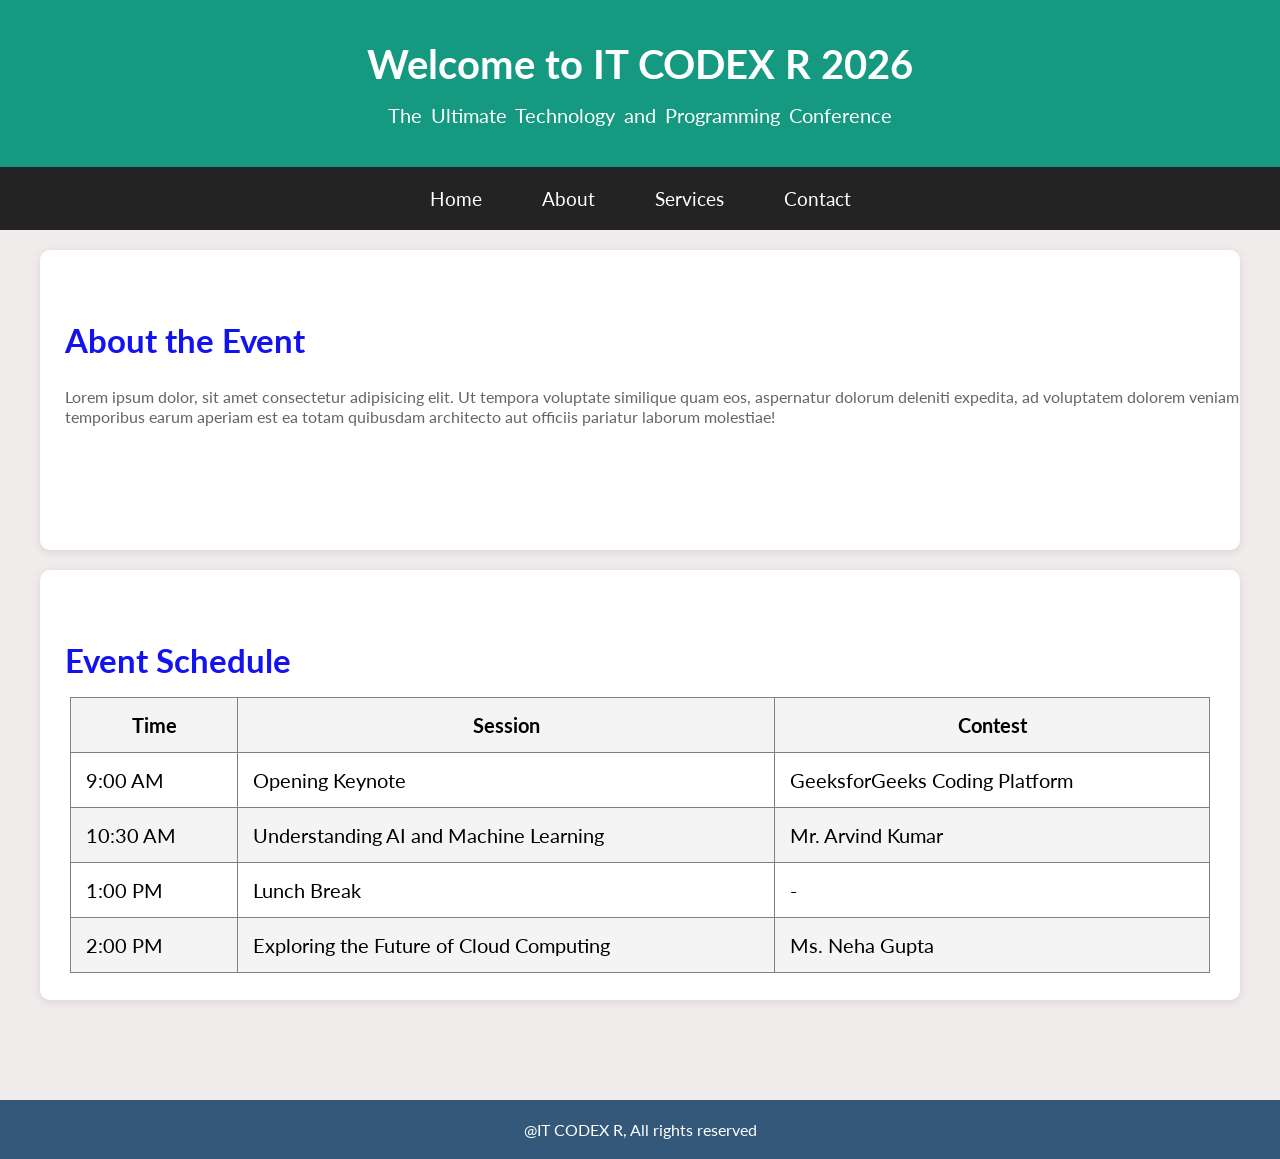
<file: frontEnd/CSS/Practice/Prac1/index.html>
<!doctype html>
<html lang="en">
  <head>
    <meta charset="UTF-8" />
    <meta name="viewport" content="width=device-width, initial-scale=1.0" />
    <title>Practice 1</title>
    <!-- CSS LINK UP  -->
    <link rel="stylesheet" href="style.css" />
    <!-- GOOGLE FONT  -->
    <link rel="preconnect" href="https://fonts.googleapis.com" />
    <link rel="preconnect" href="https://fonts.gstatic.com" crossorigin />
    <link
      href="https://fonts.googleapis.com/css2?family=Lato:ital,wght@0,100;0,300;0,400;0,700;0,900;1,100;1,300;1,400;1,700;1,900&display=swap"
      rel="stylesheet"
    />
  </head>
  <body>
    <header>
      <h2>Welcome to IT CODEX R 2026</h2>
      <p>The Ultimate Technology and Programming Conference</p>
    </header>
    <nav>
      <ul>
        <li><a href="#"> Home </a></li>
        <li><a href="#"> About </a></li>
        <li><a href="#"> Services </a></li>
        <li><a href="#"> Contact </a></li>
      </ul>
    </nav>

    <!-- SECTION 1 CODE START  -->
    <section class="aboutSec">
      <h2>About the Event</h2>
      <p>
        Lorem ipsum dolor, sit amet consectetur adipisicing elit. Ut tempora
        voluptate similique quam eos, aspernatur dolorum deleniti expedita, ad
        voluptatem dolorem veniam temporibus earum aperiam est ea totam
        quibusdam architecto aut officiis pariatur laborum molestiae!
      </p>
    </section>

    <!-- SECTION 2 CODE START  -->
    <section class="section2">
      <h1 class="sec2ES">Event Schedule</h1>
      <table>
        <tr class="bg-gray">
          <th>Time</th>
          <th>Session</th>
          <th>Contest</th>
        </tr>
        <tr>
          <td>9:00 AM</td>
          <td>Opening Keynote</td>
          <td>GeeksforGeeks Coding Platform</td>
        </tr>
        <tr class="bg-gray">
          <td>10:30 AM</td>
          <td>Understanding AI and Machine Learning</td>
          <td>Mr. Arvind Kumar</td>
        </tr>
        <tr>
          <td>1:00 PM</td>
          <td>Lunch Break</td>
          <td>-</td>
        </tr>
        <tr class="bg-gray">
          <td>2:00 PM</td>
          <td>Exploring the Future of Cloud Computing</td>
          <td>Ms. Neha Gupta</td>
        </tr>
      </table>
    </section>
    <!-- FOOTER SECTION CODE START  -->
    <footer>
      <p>@IT CODEX R, All rights reserved</p>
    </footer>
  </body>
</html>
</file>
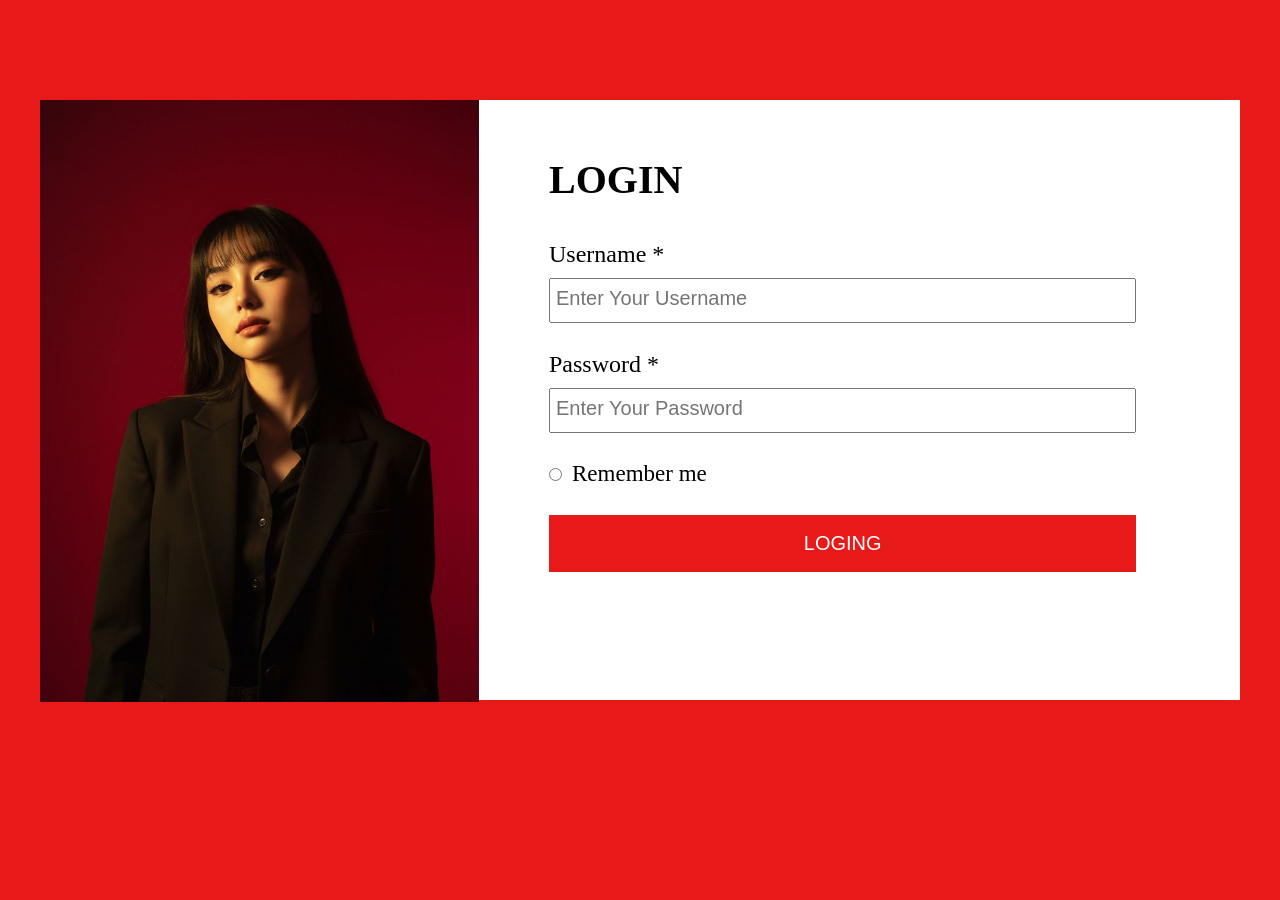
<file: frontEnd/CSS/Projects/P1-loginPage/index.html>
<!doctype html>
<html lang="en">
  <head>
    <meta charset="UTF-8" />
    <meta name="viewport" content="width=device-width, initial-scale=1.0" />
    <title>Login Page</title>
    <!-- CSS LINK UP  -->
    <link rel="stylesheet" href="style.css" />
  </head>
  <body>
    <!-- PARENT DIV  -->
    <div class="parentDiv">
      <!-- IMAGE DIV  -->
      <div class="imgDiv">
        <img src="./img/download.jpg" alt="" />
      </div>
      <!-- INFO DIV  -->
      <div class="infoDiv">
        <br />
        <br />
        <h2>LOGIN</h2>
        <br />
        <form>
          <label class="useandPass" for="username"> Username * </label>
          <br />
          <input
            class="userNamPass"
            type="text"
            id="username"
            placeholder="Enter Your Username"
          />
          <br />
          <br />
          <label class="useandPass" for="pass"> Password * </label> <br />
          <input
            class="userNamPass"
            type="password"
            id="pass"
            placeholder="Enter Your Password"
          />
          <br />
          <br />
          <div class="Remember">
            <input type="radio" id="rem" />
            <label for="rem"> Remember me </label>
          </div>
          <br />
          <input class="loginBtn" type="button" value="LOGING" />
        </form>
      </div>
    </div>
    <!-- <div class="developerInfo">
      <p>Created by Ridwan Ahmed</p>
    </div> -->
  </body>
</html>
</file>
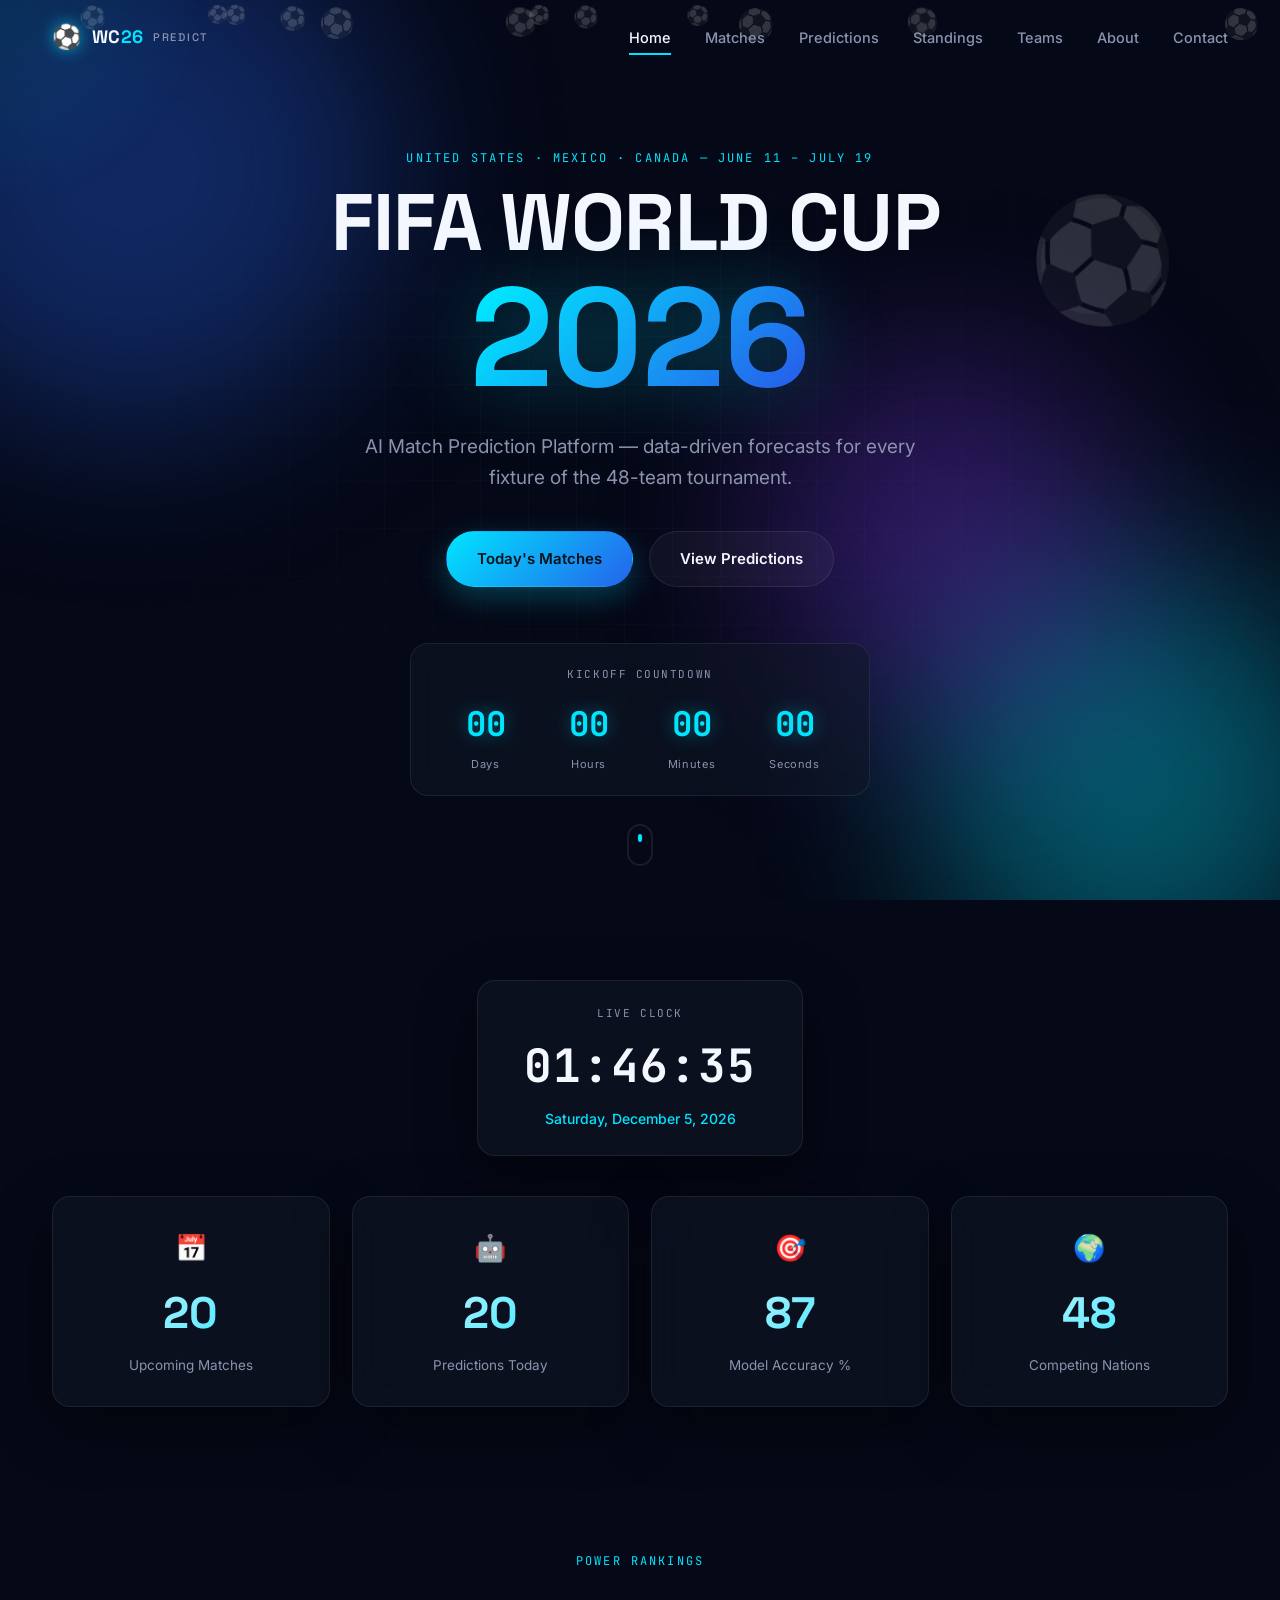
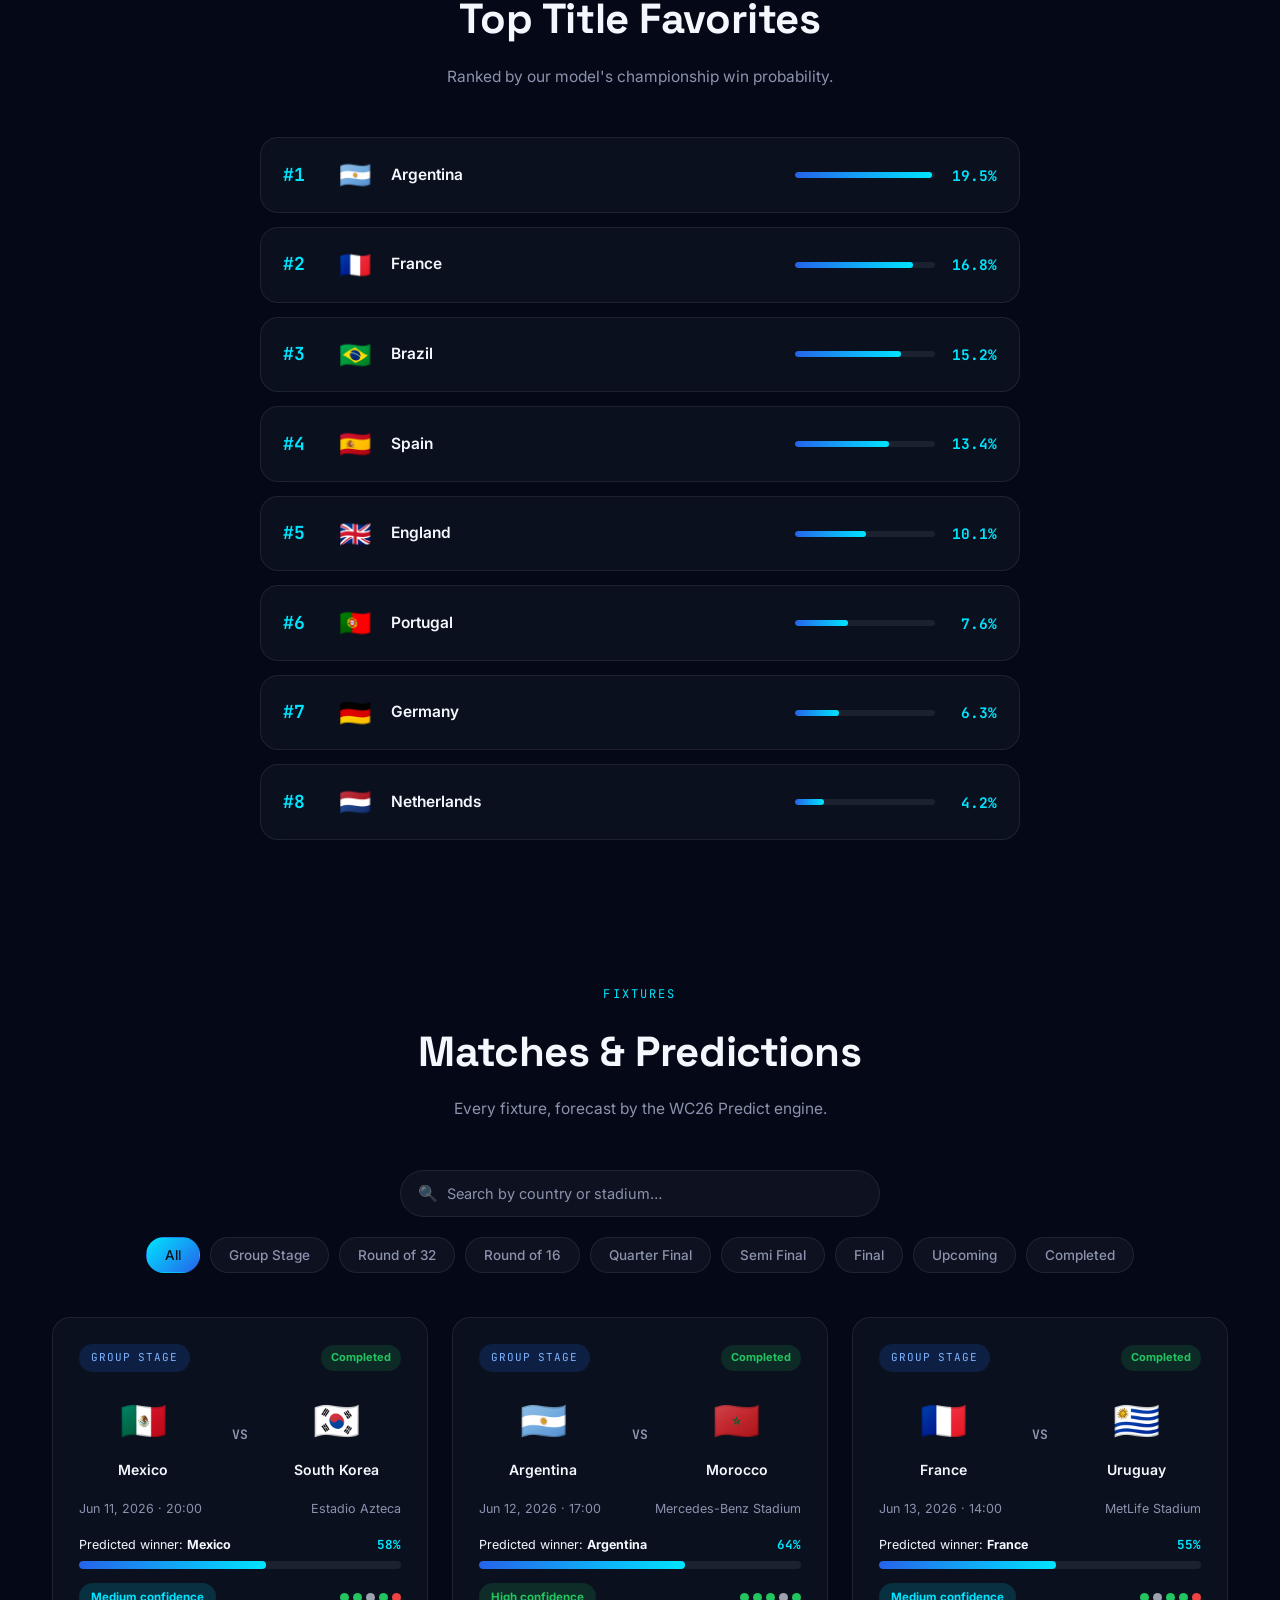
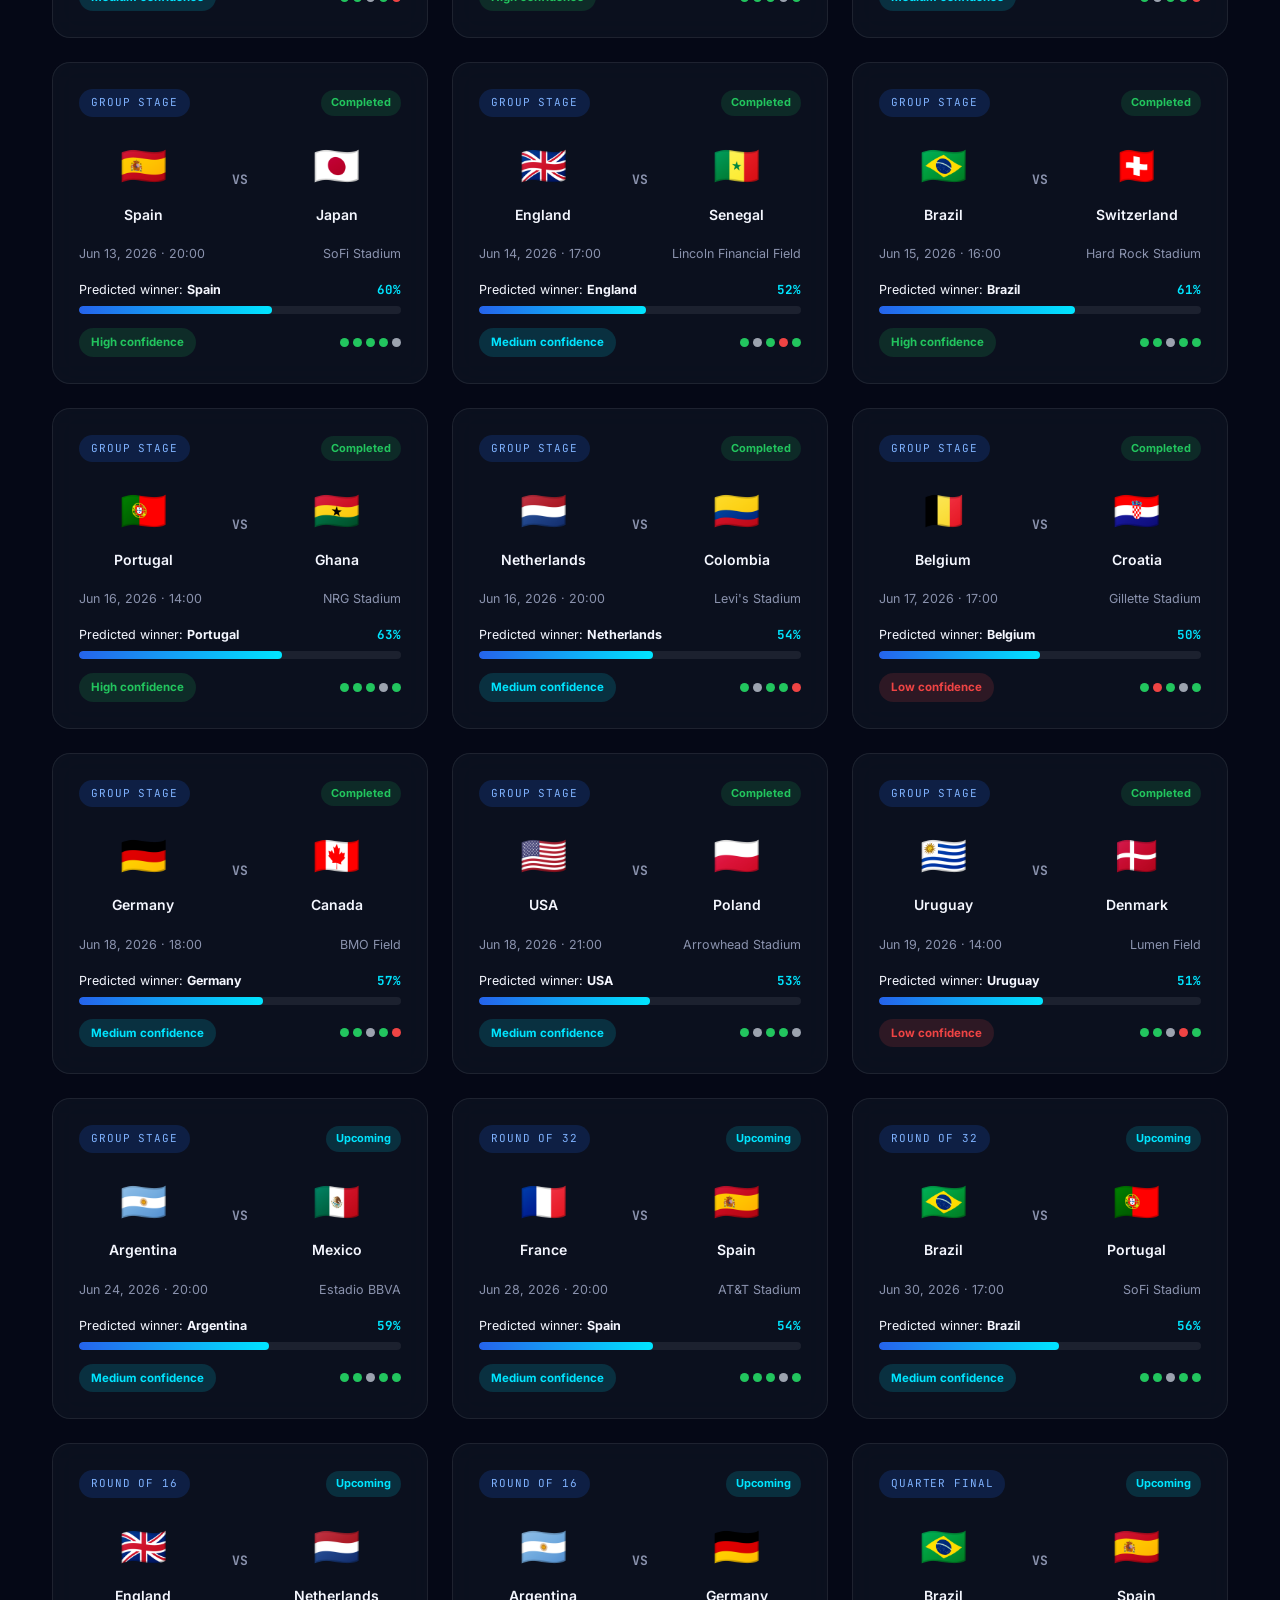
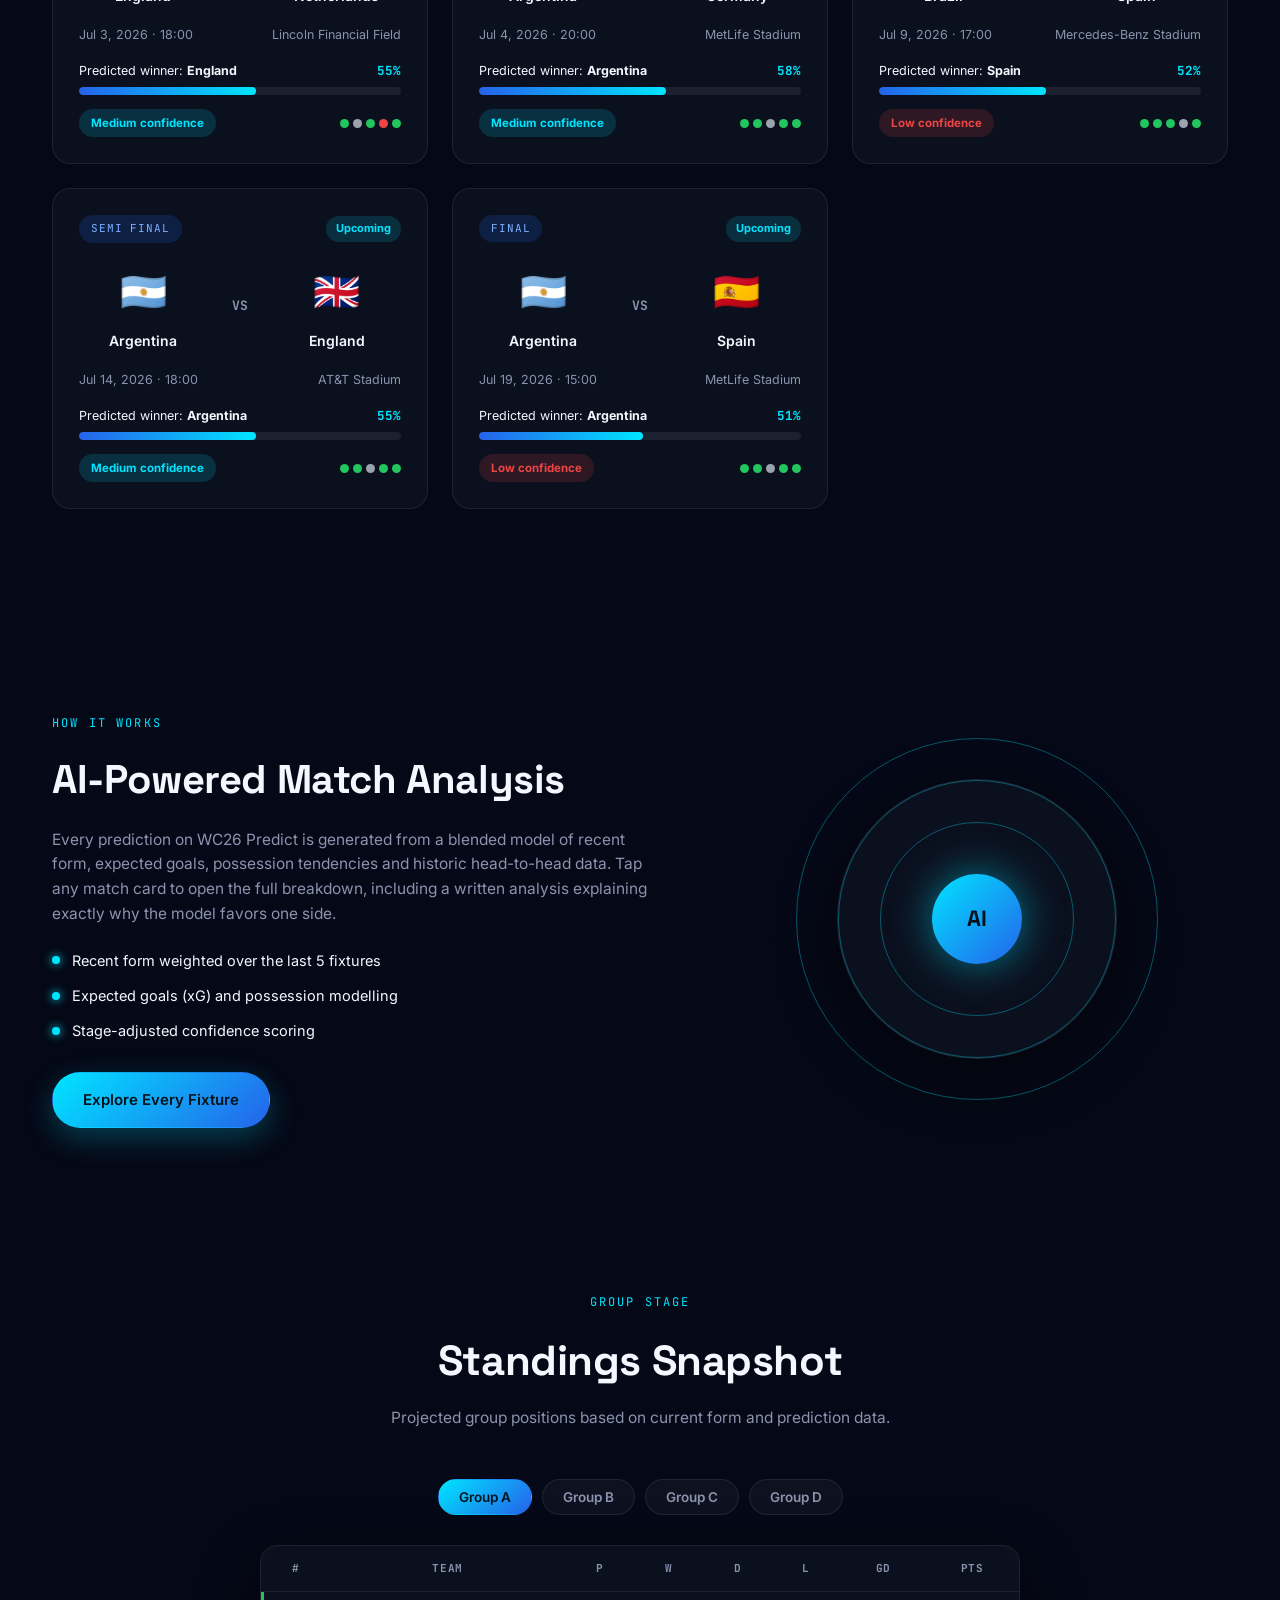
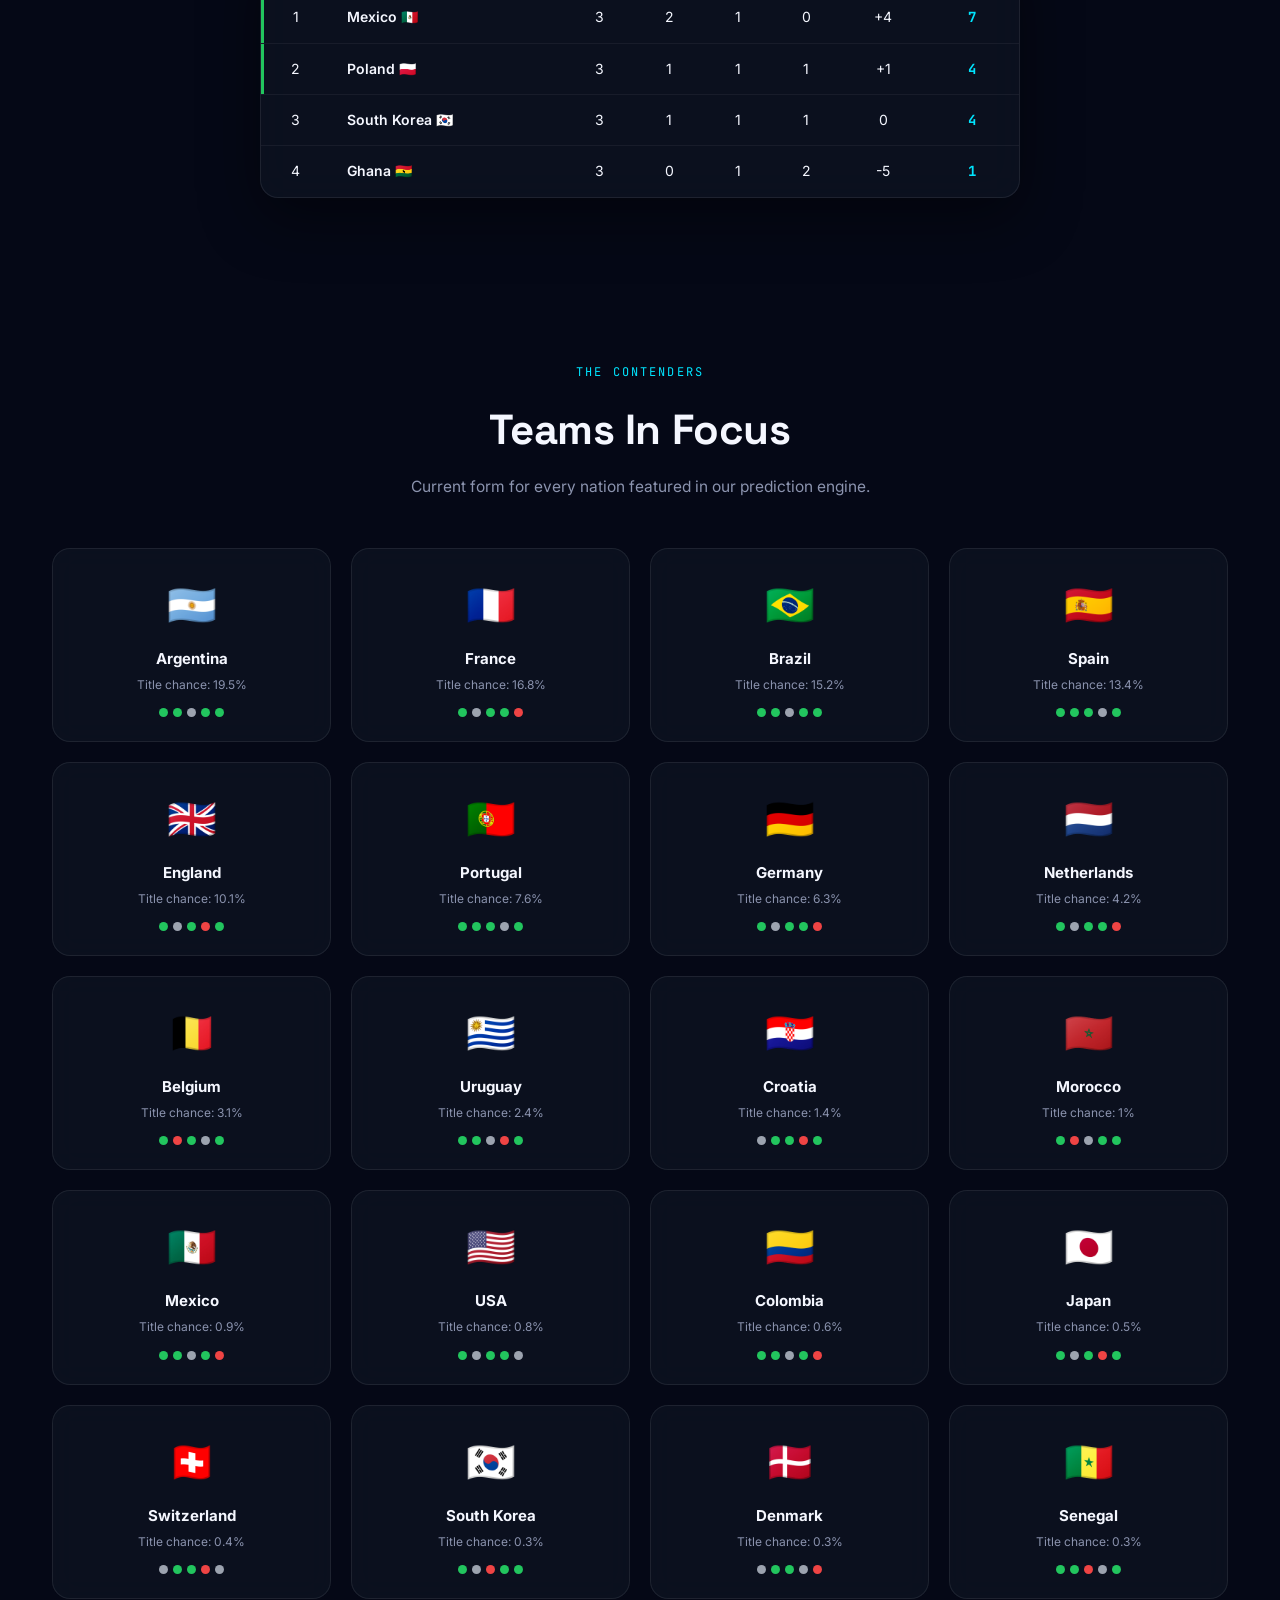
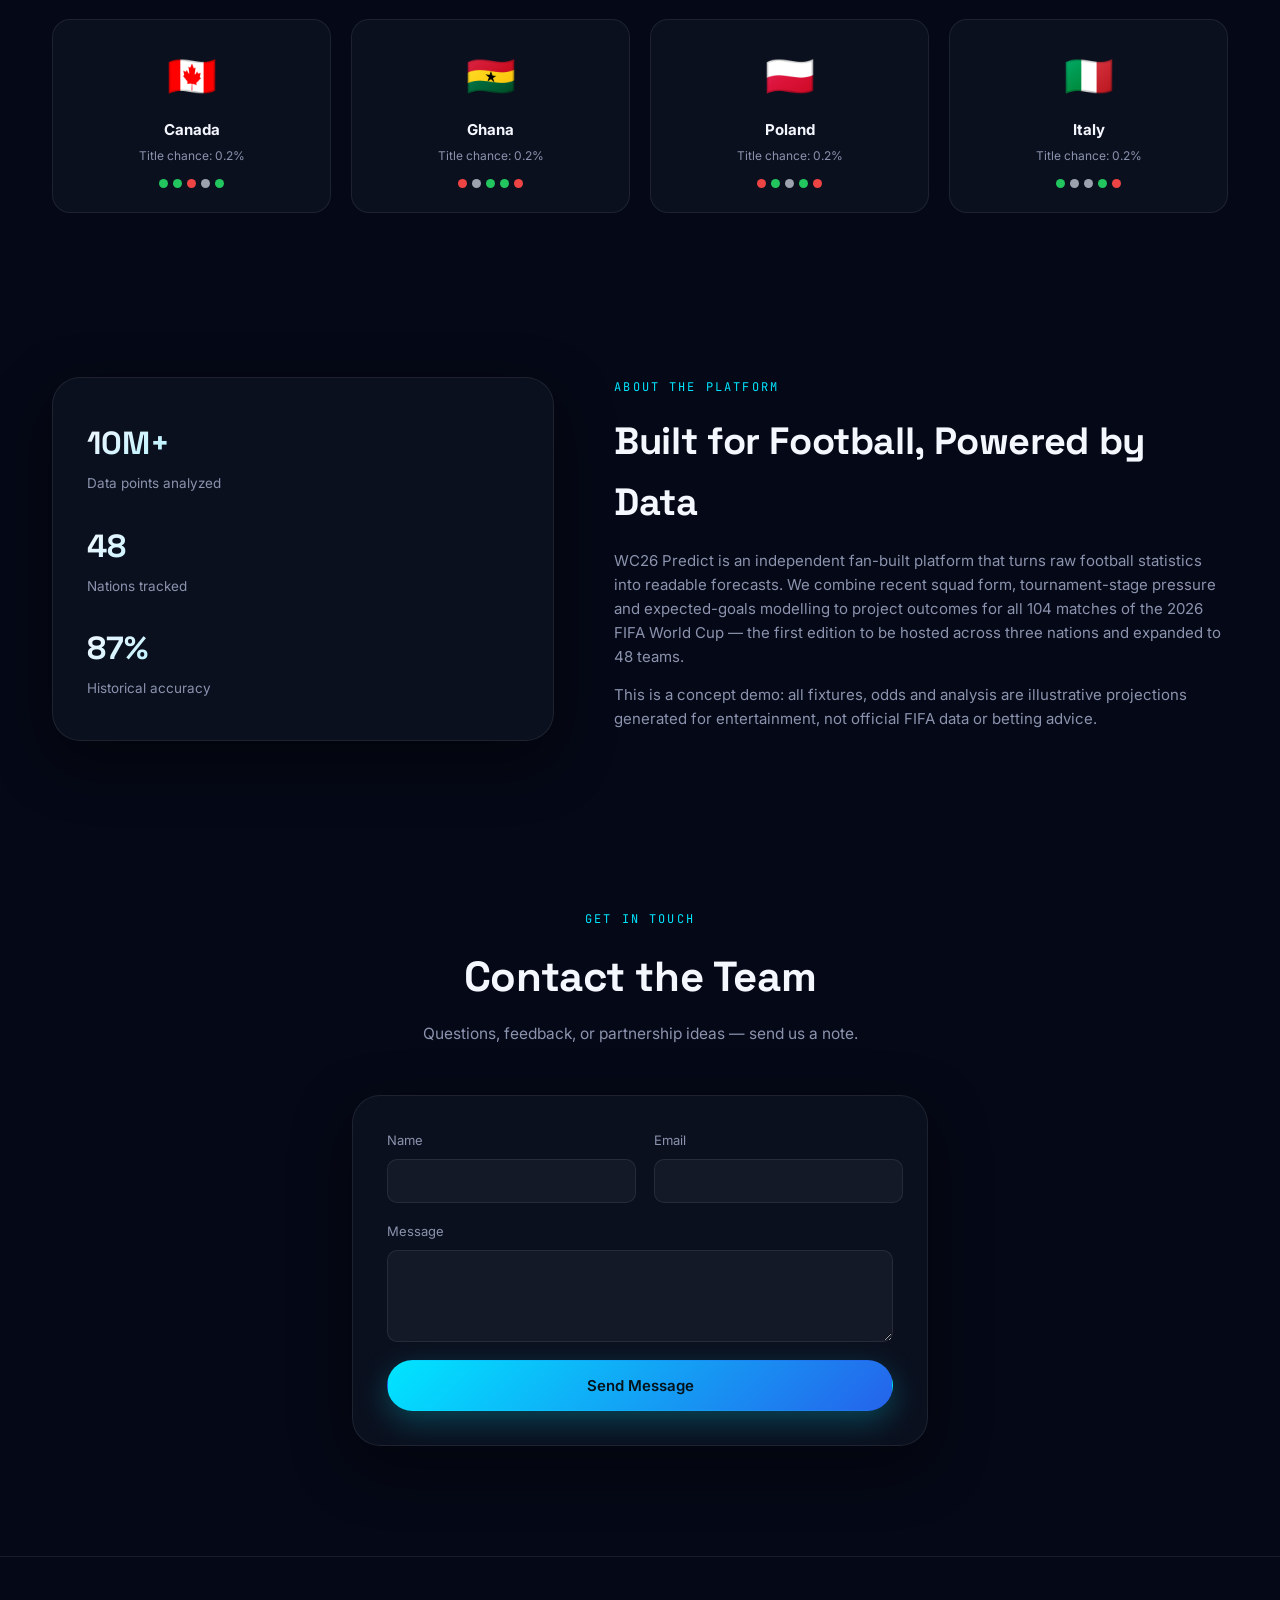
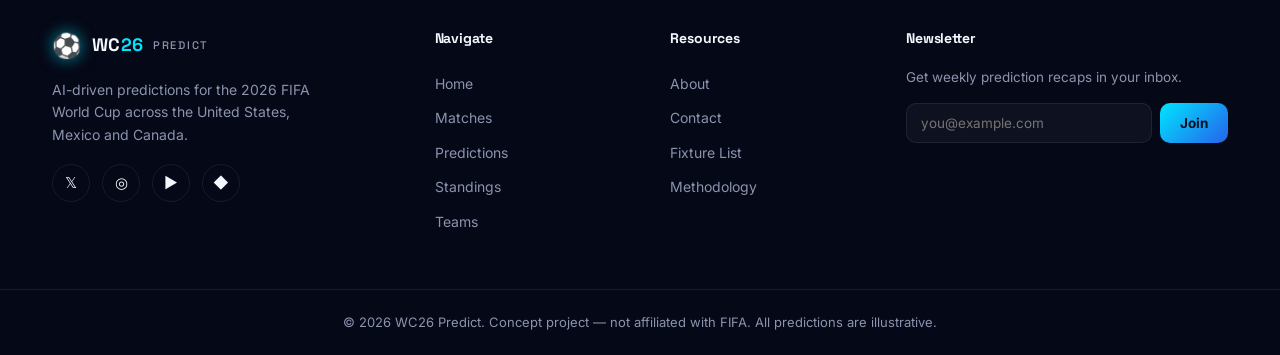
<file: frontEnd/CSS/Projects/P2/index.html>
<!doctype html>
<html lang="en">
  <head>
    <meta charset="UTF-8" />
    <meta name="viewport" content="width=device-width, initial-scale=1.0" />
    <title>FIFA World Cup 2026 | AI Match Prediction Platform</title>
    <link rel="preconnect" href="https://fonts.googleapis.com" />
    <link
      href="https://fonts.googleapis.com/css2?family=Space+Grotesk:wght@400;500;600;700&family=Inter:wght@400;500;600;700;800&family=JetBrains+Mono:wght@400;500;700&display=swap"
      rel="stylesheet"
    />
    <link rel="stylesheet" href="style.css" />
  </head>
  <body>
    <!-- ================= LOADING SCREEN ================= -->
    <div id="loadingScreen">
      <div class="loader-content">
        <div class="loader-ball">⚽</div>
        <div class="loader-text">FIFA WORLD CUP <span>2026</span></div>
        <div class="loader-bar">
          <div class="loader-bar-fill" id="loaderFill"></div>
        </div>
      </div>
    </div>

    <!-- ================= ANIMATED BACKGROUND ================= -->
    <div class="bg-layer">
      <div class="gradient-orb orb-1"></div>
      <div class="gradient-orb orb-2"></div>
      <div class="gradient-orb orb-3"></div>
      <div class="floating-balls" id="floatingBalls"></div>
      <div class="grid-overlay"></div>
    </div>
    <div class="mouse-glow" id="mouseGlow"></div>

    <!-- ================= HEADER ================= -->
    <header id="siteHeader">
      <div class="nav-wrap">
        <a href="#home" class="logo">
          <span class="logo-ball">⚽</span>
          <span class="logo-text"
            >WC<span class="accent">26</span>
            <span class="logo-sub">PREDICT</span></span
          >
        </a>

        <nav id="mainNav">
          <a href="#home" class="nav-link active">Home</a>
          <a href="#matches" class="nav-link">Matches</a>
          <a href="#predictions" class="nav-link">Predictions</a>
          <a href="#standings" class="nav-link">Standings</a>
          <a href="#teams" class="nav-link">Teams</a>
          <a href="#about" class="nav-link">About</a>
          <a href="#contact" class="nav-link">Contact</a>
        </nav>

        <button id="hamburger" aria-label="Toggle menu">
          <span></span><span></span><span></span>
        </button>
      </div>
    </header>

    <div id="mobileMenu">
      <a href="#home">Home</a>
      <a href="#matches">Matches</a>
      <a href="#predictions">Predictions</a>
      <a href="#standings">Standings</a>
      <a href="#teams">Teams</a>
      <a href="#about">About</a>
      <a href="#contact">Contact</a>
    </div>

    <main>
      <!-- ================= HERO ================= -->
      <section id="home" class="hero">
        <div class="hero-content">
          <div class="eyebrow fade-up">
            UNITED STATES · MEXICO · CANADA — JUNE 11 – JULY 19
          </div>
          <h1 class="hero-title fade-up">
            <span class="typing-line" id="typingLine">FIFA WORLD CUP</span>
            <span class="hero-year">2026</span>
          </h1>
          <p class="hero-sub fade-up">
            AI Match Prediction Platform — data-driven forecasts for every
            fixture of the 48-team tournament.
          </p>
          <div class="hero-btns fade-up">
            <a href="#matches" class="btn btn-primary">Today's Matches</a>
            <a href="#predictions" class="btn btn-ghost">View Predictions</a>
          </div>

          <div class="countdown-box fade-up" id="countdownBox">
            <div class="countdown-label">Kickoff Countdown</div>
            <div class="countdown-grid">
              <div class="cd-unit">
                <span id="cdDays">00</span><small>Days</small>
              </div>
              <div class="cd-unit">
                <span id="cdHours">00</span><small>Hours</small>
              </div>
              <div class="cd-unit">
                <span id="cdMinutes">00</span><small>Minutes</small>
              </div>
              <div class="cd-unit">
                <span id="cdSeconds">00</span><small>Seconds</small>
              </div>
            </div>
          </div>
        </div>

        <div class="hero-orb-field" aria-hidden="true">
          <div class="hero-football">⚽</div>
        </div>

        <a href="#dashboard" class="scroll-down" aria-label="Scroll down">
          <span></span>
        </a>
      </section>

      <!-- ================= LIVE DASHBOARD ================= -->
      <section id="dashboard" class="dashboard">
        <div class="section-inner">
          <div class="dash-top">
            <div class="clock-card glass fade-up">
              <div class="clock-label">Live Clock</div>
              <div class="clock-time" id="liveClock">00:00:00</div>
              <div class="clock-date" id="liveDate">Loading date…</div>
            </div>
          </div>

          <div class="stat-grid">
            <div class="stat-card glass fade-up">
              <div class="stat-icon">📅</div>
              <div class="stat-value" data-target="20" id="statMatches">0</div>
              <div class="stat-label">Upcoming Matches</div>
            </div>
            <div class="stat-card glass fade-up">
              <div class="stat-icon">🤖</div>
              <div class="stat-value" data-target="20" id="statPredictions">
                0
              </div>
              <div class="stat-label">Predictions Today</div>
            </div>
            <div class="stat-card glass fade-up">
              <div class="stat-icon">🎯</div>
              <div class="stat-value" data-target="87" id="statAccuracy">0</div>
              <div class="stat-label">Model Accuracy %</div>
            </div>
            <div class="stat-card glass fade-up">
              <div class="stat-icon">🌍</div>
              <div class="stat-value" data-target="48" id="statCountries">
                0
              </div>
              <div class="stat-label">Competing Nations</div>
            </div>
          </div>
        </div>
      </section>

      <!-- ================= TOP FAVORITES ================= -->
      <section class="favorites">
        <div class="section-inner">
          <div class="section-head fade-up">
            <span class="eyebrow">Power Rankings</span>
            <h2>Top Title Favorites</h2>
            <p>Ranked by our model's championship win probability.</p>
          </div>
          <div class="favorites-list" id="favoritesList"></div>
        </div>
      </section>

      <!-- ================= MATCHES ================= -->
      <section id="matches" class="matches">
        <div class="section-inner">
          <div class="section-head fade-up">
            <span class="eyebrow">Fixtures</span>
            <h2>Matches &amp; Predictions</h2>
            <p>Every fixture, forecast by the WC26 Predict engine.</p>
          </div>

          <div class="controls fade-up">
            <div class="search-box">
              <span class="search-icon">🔍</span>
              <input
                type="text"
                id="searchInput"
                placeholder="Search by country or stadium…"
              />
            </div>
            <div class="filter-bar" id="filterBar">
              <button class="filter-btn active" data-filter="all">All</button>
              <button class="filter-btn" data-filter="Group Stage">
                Group Stage
              </button>
              <button class="filter-btn" data-filter="Round of 32">
                Round of 32
              </button>
              <button class="filter-btn" data-filter="Round of 16">
                Round of 16
              </button>
              <button class="filter-btn" data-filter="Quarter Final">
                Quarter Final
              </button>
              <button class="filter-btn" data-filter="Semi Final">
                Semi Final
              </button>
              <button class="filter-btn" data-filter="Final">Final</button>
              <button class="filter-btn" data-filter="Upcoming">
                Upcoming
              </button>
              <button class="filter-btn" data-filter="Completed">
                Completed
              </button>
            </div>
          </div>

          <div class="match-grid" id="matchGrid"></div>
          <p class="no-results" id="noResults" hidden>
            No matches found. Try a different search or filter.
          </p>
        </div>
      </section>

      <!-- ================= PREDICTIONS / AI ANALYSIS TEASER ================= -->
      <section id="predictions" class="ai-section">
        <div class="section-inner ai-inner">
          <div class="ai-copy fade-up">
            <span class="eyebrow">How it works</span>
            <h2>AI-Powered Match Analysis</h2>
            <p>
              Every prediction on WC26 Predict is generated from a blended model
              of recent form, expected goals, possession tendencies and historic
              head-to-head data. Tap any match card to open the full breakdown,
              including a written analysis explaining exactly why the model
              favors one side.
            </p>
            <ul class="ai-points">
              <li>
                <span class="dot"></span> Recent form weighted over the last 5
                fixtures
              </li>
              <li>
                <span class="dot"></span> Expected goals (xG) and possession
                modelling
              </li>
              <li>
                <span class="dot"></span> Stage-adjusted confidence scoring
              </li>
            </ul>
            <a href="#matches" class="btn btn-primary">Explore Every Fixture</a>
          </div>
          <div class="ai-visual fade-up">
            <div class="radar-card glass">
              <div class="radar-ring r1"></div>
              <div class="radar-ring r2"></div>
              <div class="radar-ring r3"></div>
              <div class="radar-center">AI</div>
            </div>
          </div>
        </div>
      </section>

      <!-- ================= STANDINGS ================= -->
      <section id="standings" class="standings">
        <div class="section-inner">
          <div class="section-head fade-up">
            <span class="eyebrow">Group Stage</span>
            <h2>Standings Snapshot</h2>
            <p>
              Projected group positions based on current form and prediction
              data.
            </p>
          </div>
          <div class="standings-tabs" id="standingsTabs"></div>
          <div class="standings-table-wrap glass fade-up">
            <table class="standings-table" id="standingsTable">
              <thead>
                <tr>
                  <th>#</th>
                  <th>Team</th>
                  <th>P</th>
                  <th>W</th>
                  <th>D</th>
                  <th>L</th>
                  <th>GD</th>
                  <th>Pts</th>
                </tr>
              </thead>
              <tbody id="standingsBody"></tbody>
            </table>
          </div>
        </div>
      </section>

      <!-- ================= TEAMS ================= -->
      <section id="teams" class="teams">
        <div class="section-inner">
          <div class="section-head fade-up">
            <span class="eyebrow">The Contenders</span>
            <h2>Teams In Focus</h2>
            <p>
              Current form for every nation featured in our prediction engine.
            </p>
          </div>
          <div class="teams-grid" id="teamsGrid"></div>
        </div>
      </section>

      <!-- ================= ABOUT ================= -->
      <section id="about" class="about">
        <div class="section-inner about-inner">
          <div class="about-visual fade-up">
            <div class="about-card glass">
              <div class="about-stat">
                <span>10M+</span>Data points analyzed
              </div>
              <div class="about-stat"><span>48</span>Nations tracked</div>
              <div class="about-stat"><span>87%</span>Historical accuracy</div>
            </div>
          </div>
          <div class="about-copy fade-up">
            <span class="eyebrow">About the platform</span>
            <h2>Built for Football, Powered by Data</h2>
            <p>
              WC26 Predict is an independent fan-built platform that turns raw
              football statistics into readable forecasts. We combine recent
              squad form, tournament-stage pressure and expected-goals modelling
              to project outcomes for all 104 matches of the 2026 FIFA World Cup
              — the first edition to be hosted across three nations and expanded
              to 48 teams.
            </p>
            <p>
              This is a concept demo: all fixtures, odds and analysis are
              illustrative projections generated for entertainment, not official
              FIFA data or betting advice.
            </p>
          </div>
        </div>
      </section>

      <!-- ================= CONTACT ================= -->
      <section id="contact" class="contact">
        <div class="section-inner contact-inner">
          <div class="section-head fade-up">
            <span class="eyebrow">Get in touch</span>
            <h2>Contact the Team</h2>
            <p>Questions, feedback, or partnership ideas — send us a note.</p>
          </div>
          <form class="contact-form glass fade-up" id="contactForm">
            <div class="form-row">
              <div class="form-field">
                <label for="cName">Name</label>
                <input type="text" id="cName" required />
              </div>
              <div class="form-field">
                <label for="cEmail">Email</label>
                <input type="email" id="cEmail" required />
              </div>
            </div>
            <div class="form-field">
              <label for="cMessage">Message</label>
              <textarea id="cMessage" rows="4" required></textarea>
            </div>
            <button type="submit" class="btn btn-primary">Send Message</button>
            <p class="form-status" id="formStatus" hidden>
              Message sent — thanks for reaching out!
            </p>
          </form>
        </div>
      </section>
    </main>

    <!-- ================= FOOTER ================= -->
    <footer class="site-footer">
      <div class="section-inner footer-inner">
        <div class="footer-brand">
          <a href="#home" class="logo">
            <span class="logo-ball">⚽</span>
            <span class="logo-text"
              >WC<span class="accent">26</span>
              <span class="logo-sub">PREDICT</span></span
            >
          </a>
          <p>
            AI-driven predictions for the 2026 FIFA World Cup across the United
            States, Mexico and Canada.
          </p>
          <div class="social-icons">
            <a href="#" aria-label="X">𝕏</a>
            <a href="#" aria-label="Instagram">◎</a>
            <a href="#" aria-label="YouTube">▶</a>
            <a href="#" aria-label="Discord">◆</a>
          </div>
        </div>

        <div class="footer-links">
          <h4>Navigate</h4>
          <a href="#home">Home</a>
          <a href="#matches">Matches</a>
          <a href="#predictions">Predictions</a>
          <a href="#standings">Standings</a>
          <a href="#teams">Teams</a>
        </div>

        <div class="footer-links">
          <h4>Resources</h4>
          <a href="#about">About</a>
          <a href="#contact">Contact</a>
          <a href="#matches">Fixture List</a>
          <a href="#predictions">Methodology</a>
        </div>

        <div class="footer-news">
          <h4>Newsletter</h4>
          <p>Get weekly prediction recaps in your inbox.</p>
          <form id="newsletterForm" class="newsletter-form">
            <input type="email" placeholder="you@example.com" required />
            <button type="submit">Join</button>
          </form>
          <p class="form-status" id="newsStatus" hidden>
            Subscribed! Welcome aboard.
          </p>
        </div>
      </div>
      <div class="footer-bottom">
        <p>
          &copy; <span id="footerYear"></span> WC26 Predict. Concept project —
          not affiliated with FIFA. All predictions are illustrative.
        </p>
      </div>
    </footer>

    <!-- ================= MATCH MODAL ================= -->
    <div class="modal-overlay" id="modalOverlay">
      <div class="modal-box glass" id="modalBox">
        <button class="modal-close" id="modalClose" aria-label="Close">
          ✕
        </button>
        <div class="modal-content" id="modalContent"></div>
      </div>
    </div>

    <script src="script.js"></script>
  </body>
</html>
</file>
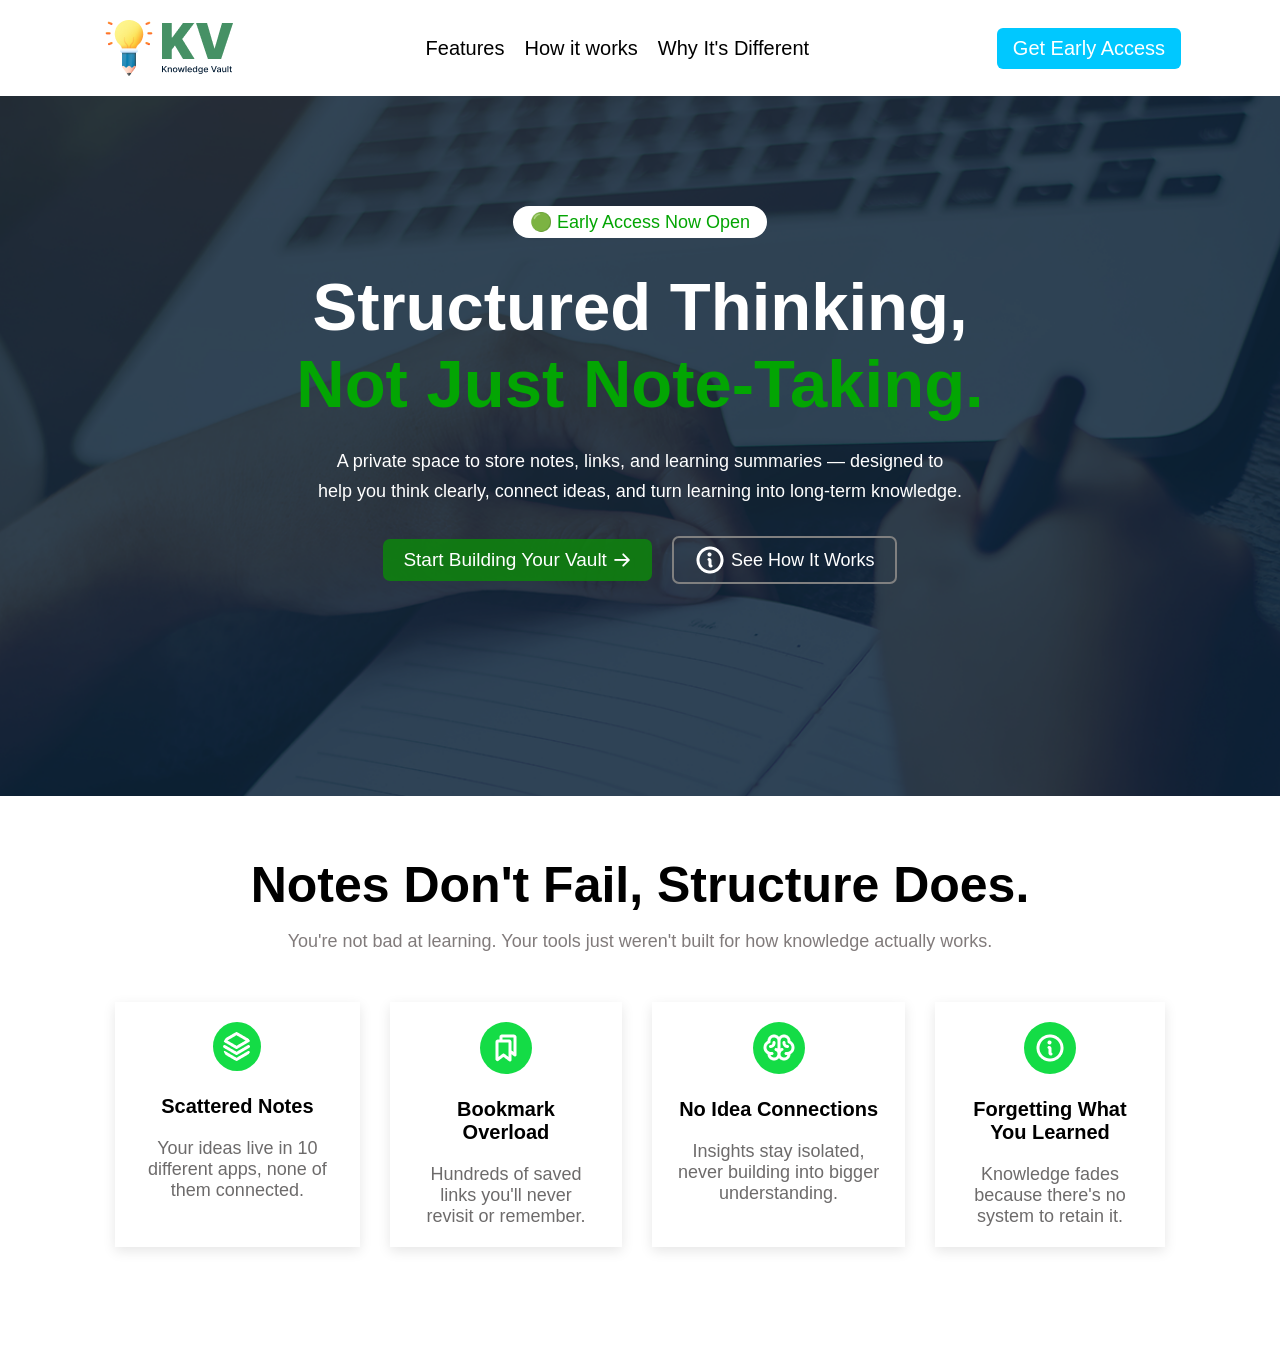
<file: frontEnd/HTML/Practice/P1/index.html>
<!doctype html>
<html lang="en">
  <head>
    <meta charset="UTF-8" />
    <meta name="viewport" content="width=device-width, initial-scale=1.0" />
    <title>Practice 1</title>
    <!-- CSS LINK  -->
    <link rel="stylesheet" href="style.css" />
  </head>
  <body>
    <nav>
      <img src="assets/logo-navbar.png" alt="" />
      <ul>
        <li>Features</li>
        <li>How it works</li>
        <li>Why It's Different</li>
      </ul>
      <button class="GEAbtn">Get Early Access</button>
    </nav>
    <!-- 1 SECTION CODE START  -->
    <section class="sec1">
      <div class="parentSec1">
        <button class="eano">🟢 Early Access Now Open</button>
        <h2 class="heroTitle">
          Structured Thinking, <br />
          <span> Not Just Note-Taking.</span>
        </h2>
        <p class="heroPara">
          A private space to store notes, links, and learning summaries —
          designed to <br />
          help you think clearly, connect ideas, and turn learning into
          long-term knowledge.
        </p>
        <div class="btnParentHero">
          <button class="sbyvBtn">
            Start Building Your Vault
            <img src="./assets/ArrowRight.png" alt="" />
          </button>
          <button class="shiwBtn">
            <img src="./assets/Info.png" alt="" /> See How It Works
          </button>
        </div>
      </div>
    </section>

    <!-- SECTION 2 CODE START  -->
    <section class="sec2">
      <div class="sec2Firstp">
        <h3>Notes Don't Fail, Structure Does.</h3>
        <p>
          You're not bad at learning. Your tools just weren't built for how
          knowledge actually works.
        </p>
      </div>
      <!-- PARENT DIV  -->
      <div class="sec2ParentD">
        <div class="sec2Card">
          <img src="./assets/Vector.png" alt="" />
          <h4>Scattered Notes</h4>
          <p>Your ideas live in 10 different apps, none of them connected.</p>
        </div>

        <div class="sec2Card">
          <img src="./assets/Bookmarks.png" alt="" />
          <h4>Bookmark Overload</h4>
          <p>Hundreds of saved links you'll never revisit or remember.</p>
        </div>

        <div class="sec2Card">
          <img src="./assets/Brain.png" alt="" />
          <h4>No Idea Connections</h4>
          <p>
            Insights stay isolated, never building into bigger understanding.
          </p>
        </div>

        <div class="sec2Card">
          <img src="./assets/Info.png" alt="" />
          <h4>Forgetting What You Learned</h4>
          <p>Knowledge fades because there's no system to retain it.</p>
        </div>
      </div>
    </section>
  </body>
</html>
</file>
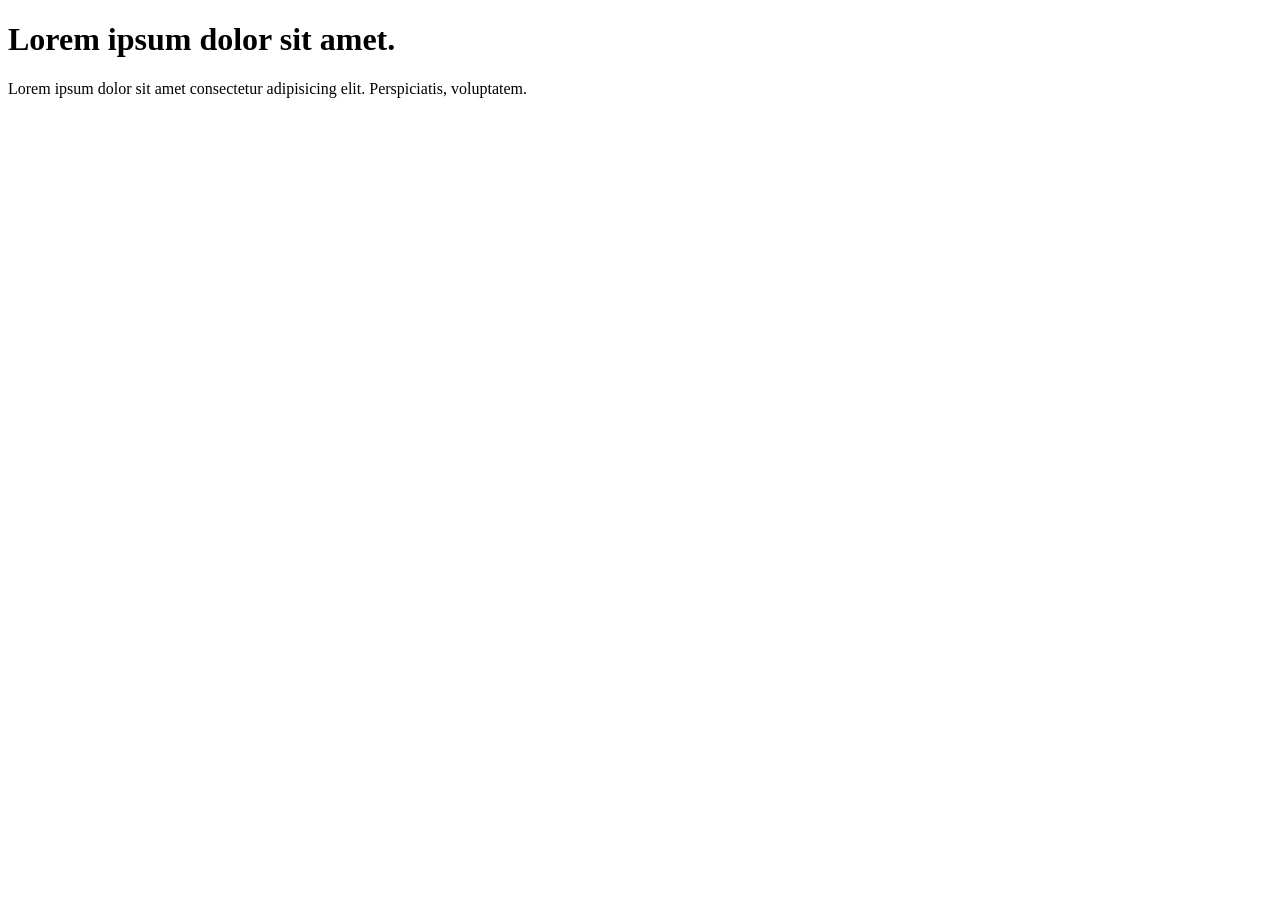
<file: frontEnd/HTML/Practice/P2/index.html>
<!doctype html>
<html lang="en">
  <head>
    <meta charset="UTF-8" />
    <meta name="viewport" content="width=device-width, initial-scale=1.0" />
    <title>Document</title>
  </head>
  <body>
    <h1>Lorem ipsum dolor sit amet.</h1>
    <p>
      Lorem ipsum dolor sit amet consectetur adipisicing elit. Perspiciatis,
      voluptatem.
    </p>
  </body>
</html>
</file>
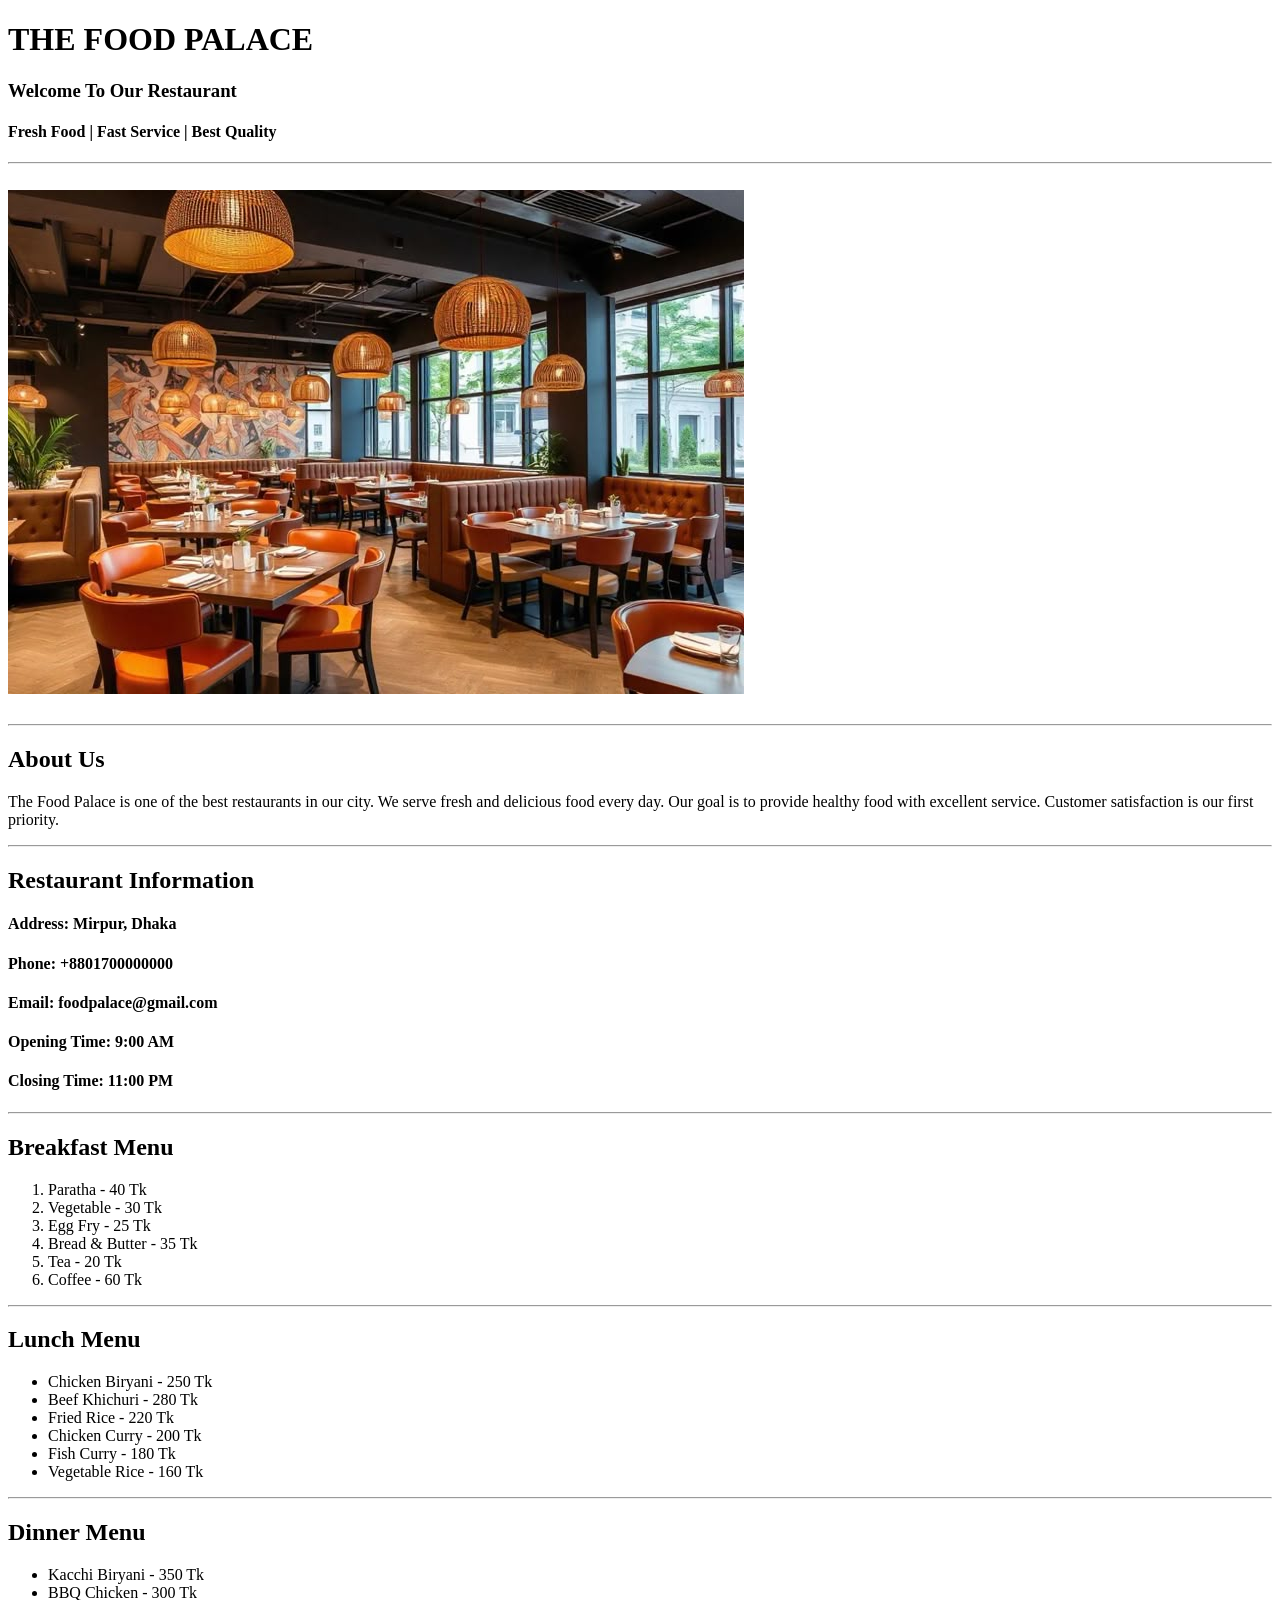
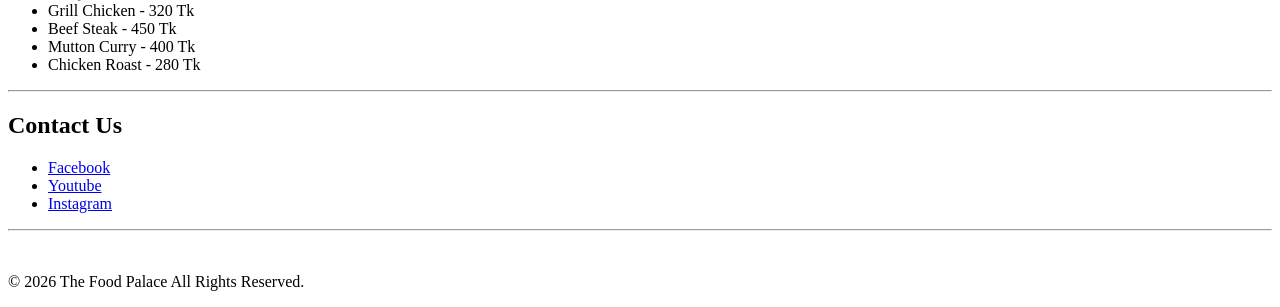
<file: frontEnd/HTML/Projects/P1-restaurantMenu/index.html>
<!doctype html>
<html lang="en">
  <head>
    <meta charset="UTF-8" />
    <meta name="viewport" content="width=device-width, initial-scale=1.0" />
    <title>THE FOODI</title>
  </head>
  <body style="font-family: Segoe UI">
    <header>
      <h1>THE FOOD PALACE</h1>
      <!-- <br /> -->
      <h3>Welcome To Our Restaurant</h3>
      <h4>Fresh Food | Fast Service | Best Quality</h4>
    </header>
    <main>
      <hr />
      <br />
      <img src="./mediea/resMenu.jpg" alt="Restaurant" />
      <br />
      <br />
      <hr />
      <section>
        <h2>About Us</h2>
        <p>
          The Food Palace is one of the best restaurants in our city. We serve
          fresh and delicious food every day. Our goal is to provide healthy
          food with excellent service. Customer satisfaction is our first
          priority.
        </p>
        <hr />
        <h2>Restaurant Information</h2>
        <h4>Address: Mirpur, Dhaka</h4>
        <h4>Phone: +8801700000000</h4>
        <h4>Email: foodpalace@gmail.com</h4>
        <h4>Opening Time: 9:00 AM</h4>
        <h4>Closing Time: 11:00 PM</h4>
        <hr />

        <h2>Breakfast Menu</h2>

        <ol>
          <li>Paratha - 40 Tk</li>
          <li>Vegetable - 30 Tk</li>
          <li>Egg Fry - 25 Tk</li>
          <li>Bread & Butter - 35 Tk</li>
          <li>Tea - 20 Tk</li>
          <li>Coffee - 60 Tk</li>
        </ol>
        <hr />

        <h2>Lunch Menu</h2>

        <ul>
          <li>Chicken Biryani - 250 Tk</li>
          <li>Beef Khichuri - 280 Tk</li>
          <li>Fried Rice - 220 Tk</li>
          <li>Chicken Curry - 200 Tk</li>
          <li>Fish Curry - 180 Tk</li>
          <li>Vegetable Rice - 160 Tk</li>
        </ul>
        <hr />
        <h2>Dinner Menu</h2>

        <ul>
          <li>Kacchi Biryani - 350 Tk</li>
          <li>BBQ Chicken - 300 Tk</li>
          <li>Grill Chicken - 320 Tk</li>
          <li>Beef Steak - 450 Tk</li>
          <li>Mutton Curry - 400 Tk</li>
          <li>Chicken Roast - 280 Tk</li>
        </ul>
        <hr />
      </section>
      <footer>
        <h2>Contact Us</h2>
        <ul>
          <li><a href="#">Facebook</a></li>
          <li><a href="#">Youtube</a></li>
          <li><a href="#">Instagram</a></li>
        </ul>
      </footer>
      <hr />
      <br />
      <p>© 2026 The Food Palace All Rights Reserved.</p>
    </main>
  </body>
</html>
</file>
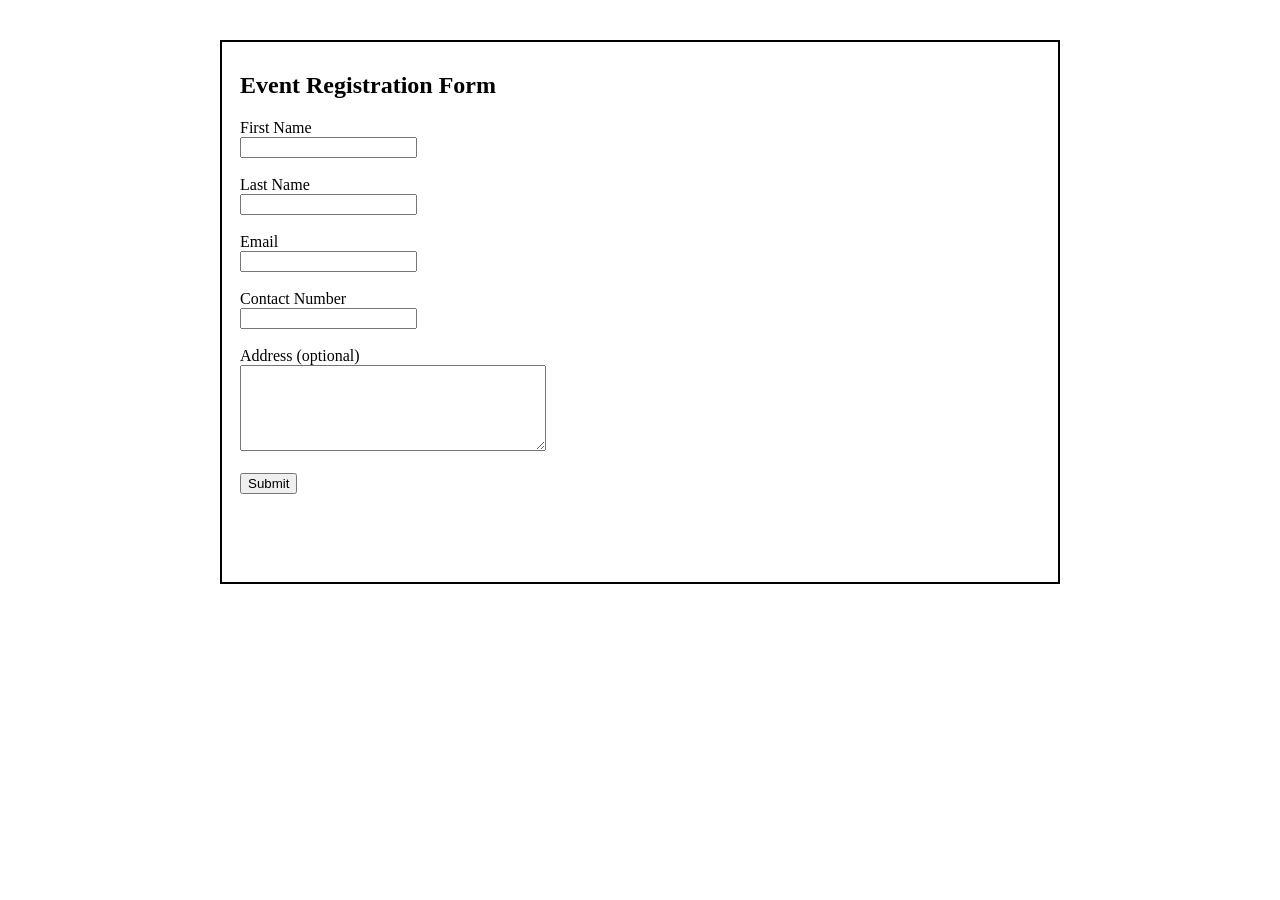
<file: frontEnd/HTML/Projects/P2-eventRegForm/index.html>
<!doctype html>
<html lang="en">
  <head>
    <meta charset="UTF-8" />
    <meta name="viewport" content="width=device-width, initial-scale=1.0" />
    <title>Event Registration Form</title>
  </head>
  <body>
    <form
      style="
        width: 800px;
        height: 500px;
        border: 2px solid black;
        padding: 10px 18px 30px 18px;
        margin: 40px auto;
      "
    >
      <h2>Event Registration Form</h2>

      <label for="fName"> First Name</label> <br />
      <input required id="fName" type="text" />
      <br />
      <br />
      <label for="lName"> Last Name</label> <br />
      <input required id="lName" type="text" />
      <br />
      <br />
      <label for="email">Email</label> <br />
      <input requiredid="email" type="email" />
      <br />
      <br />
      <label for="cNumber"> Contact Number</label> <br />
      <input required id="cNumber" type="number" />
      <br />
      <br />
      <label for="address">Address (optional)</label>
      <br />
      <textarea style="width: 300px; height: 80px" id="address"></textarea>
      <br />
      <br />
      <input type="submit" value="Submit" />
    </form>
  </body>
</html>
</file>
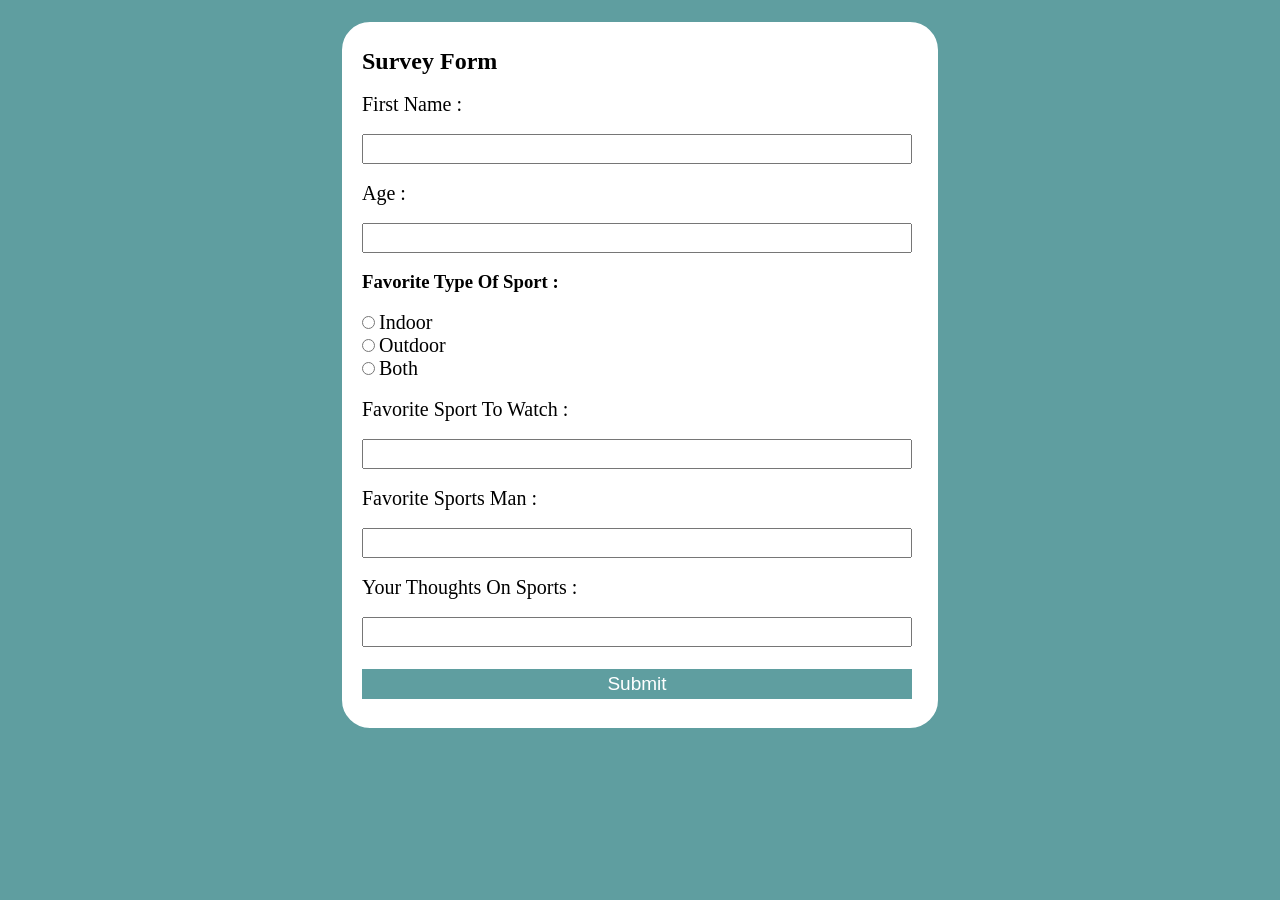
<file: frontEnd/HTML/Projects/P3-fDesign/index.html>
<!doctype html>
<html lang="en">
  <head>
    <meta charset="UTF-8" />
    <meta name="viewport" content="width=device-width, initial-scale=1.0" />
    <title>Survey Form</title>
    <!-- CSS LINK  -->
    <link rel="stylesheet" href="style.css" />
  </head>
  <body>
    <div>
      <div>
        <form>
          <h2>Survey Form</h2>
          <br />
          <label for="fName"> First Name : </label> <br />
          <br />
          <input class="inPut" id="fName" type="text" />
          <br />
          <br />
          <label for="age"> Age :</label>
          <br />
          <br />
          <input class="inPut" id="age" type="number" />
          <br />
          <br />
          <h3>Favorite Type Of Sport :</h3>
          <br />
          <input type="radio" id="indoor" value="Indoor" />
          <label for="indoor"> Indoor </label>
          <br />
          <input type="radio" id="outdoor" value="Outdoor" />
          <label for="outdoor"> Outdoor </label>

          <br />
          <input type="radio" id="both" value="Both" />
          <label for="both"> Both </label>
          <br />
          <br />

          <label for="FSTW"> Favorite Sport To Watch : </label>
          <br />
          <br />
          <input class="inPut" id="FSTW" type="text" />
          <br />
          <br />
          <label for="FSM"> Favorite Sports Man : </label>
          <br />
          <br />
          <input class="inPut" id="FSM" type="text" />
          <br />
          <br />
          <label for="yourT"> Your Thoughts On Sports : </label>
          <br />
          <br />
          <textarea style="resize: none" class="inPut" id="yourT"></textarea>
          <br />
          <br />
          <input class="submit" type="submit" value="Submit" />
        </form>
      </div>
    </div>
  </body>
</html>
</file>
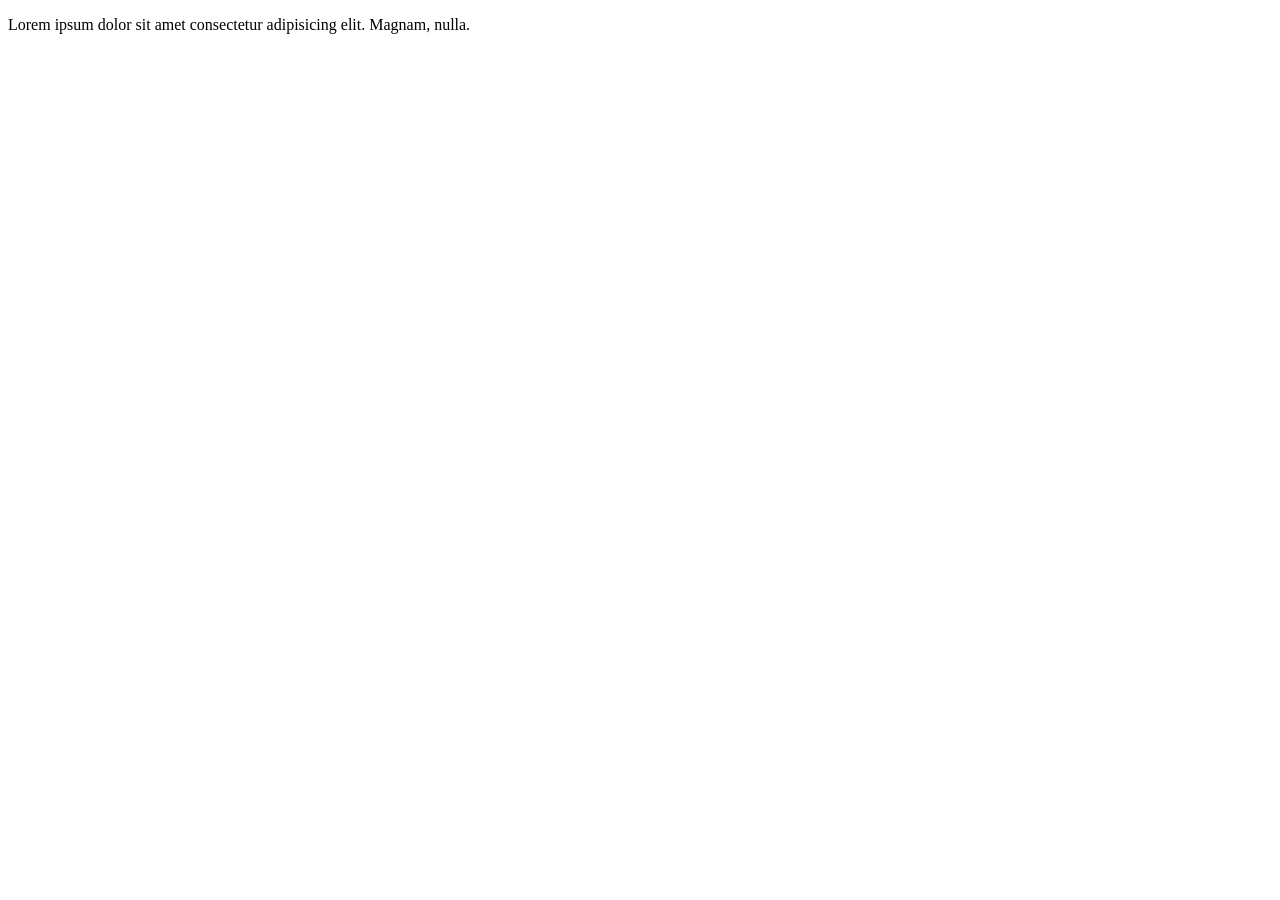
<file: frontEnd/JAVASCRIPT/Lessons/L7-M14-Bug/index.html>
<!doctype html>
<html lang="en">
  <head>
    <meta charset="UTF-8" />
    <meta name="viewport" content="width=, initial-scale=1.0" />
    <title>Document</title>
  </head>
  <body>
    <p>
      Lorem ipsum dolor sit amet consectetur adipisicing elit. Magnam, nulla.
    </p>
  </body>
</html>
</file>
<file: frontEnd/CSS/Practice/Prac1/style.css>
* {
  padding: 0;
  margin: 0;
  box-sizing: border-box;
  font-family: "Lato", sans-serif;
  /* font-weight: bold; */
}
body {
  background-color: rgba(225, 216, 216, 0.463);
}
header {
  background-color: rgba(2, 147, 120, 0.918);
  color: white;
  text-align: center;
  padding: 40px 0px;
}
header h2 {
  font-size: 40px;
  padding-bottom: 15px;
}
header p {
  font-size: 20px;
  word-spacing: 4px;
}
nav {
  background-color: rgba(12, 12, 12, 0.893);
  padding: 20px 0px;
}
nav ul {
  display: flex;
  justify-content: center;
}
nav ul li {
  list-style: none;
}
nav ul li a {
  color: white;
  text-decoration: none;
  font-size: 19px;
  padding: 0px 30px;
}

/* SECTION 1 CODE START  */
.aboutSec {
  box-shadow: 0 2px 10px rgba(0, 0, 0, 0.1);
  background-color: white;
  border-radius: 10px;
  width: 1200px;
  margin: 20px auto;
  height: 300px;
}
.aboutSec h2 {
  color: rgb(19, 19, 239);
  padding-top: 70px;
  padding-left: 25px;
  padding-bottom: 27px;
  font-size: 33px;
}
.aboutSec P {
  padding-left: 25px;
  color: rgba(23, 22, 22, 0.662);
  line-height: 20px;
}

/* SECTION 2 CODE START  */
.section2 {
  box-shadow: 0 2px 10px rgba(0, 0, 0, 0.1);
  background-color: white;
  border-radius: 10px;
  width: 1200px;
  margin: 20px auto 100px auto;
  height: 430px;
}
table,
th,
td {
  border: 1px solid gray;
  border-collapse: collapse;
  padding: 15px;
  font-size: 20px;
}

table {
  width: 95%;
  margin: 0px auto;
  font-weight: 400 !important;
}
.bg-gray {
  background-color: rgba(220, 220, 220, 0.324);
}
.sec2ES {
  color: rgb(19, 19, 239);
  padding-top: 70px;
  padding-left: 25px;
  padding-bottom: 17px;
  font-size: 33px;
}

/* FOOTER SECTION CODE START */
footer {
  background-color: rgba(31, 71, 108, 0.893);
  padding: 20px 0px;
  text-align: center;
  color: white;
}
</file>
<file: frontEnd/CSS/Projects/P1-loginPage/style.css>
* {
  padding: 0;
  margin: 0;
  box-sizing: border-box;
}
body {
  background-color: rgb(231, 25, 25);
}
.parentDiv {
  background-color: white;
  display: flex;
  width: 1200px;
  height: 600px;
  margin: 100px auto 30px auto;
}
.imgDiv img {
  width: 439px;
  margin-right: 70px;
}
.infoDiv {
  width: 100%;
}
.infoDiv h2 {
  text-align: left;
  font-size: 40px;
  padding: 20px 0px;
}
.infoDiv form {
  text-align: left;
}
.useandPass {
  font-size: 24px;
  padding: 20px 0px;
}
.userNamPass {
  margin: 10px 0px;
  width: 85%;
  height: 45px;
}
.infoDiv form input::placeholder {
  font-size: 20px;
  padding: 10px 10px 10px 5px;
}
.Remember {
  display: flex;
  align-items: center;
  gap: 10px;
}

.Remember label {
  font-size: 23px;
}
.loginBtn {
  background-color: rgb(231, 25, 25);
  color: white;
  border: none;
  width: 85%;
  text-align: center;
  font-size: 20px;
  padding: 17px 0px;
  margin-top: 10px;
  transform: 0.4s;
  cursor: pointer;
}
.loginBtn:hover {
  background-color: rgb(206, 23, 23);
}
.developerInfo p {
  text-align: center;
  font-size: 20px;
}
</file>
<file: frontEnd/CSS/Projects/P2/style.css>
/* =========================================================
   WC26 PREDICT — STYLESHEET
   ========================================================= */

:root {
  --bg: #050816;
  --card: #111827;
  --card-light: #161f34;
  --accent: #00e5ff;
  --secondary: #2563eb;
  --success: #22c55e;
  --danger: #ef4444;
  --white: #f5f7ff;
  --muted: #8b93ae;
  --border: rgba(255, 255, 255, 0.08);
  --glass-bg: rgba(17, 24, 39, 0.55);
  --font-display: "Space Grotesk", sans-serif;
  --font-body: "Inter", sans-serif;
  --font-mono: "JetBrains Mono", monospace;
  --radius-lg: 28px;
  --radius-md: 18px;
  --radius-sm: 10px;
  --shadow-soft: 0 20px 60px rgba(0, 0, 0, 0.45);
  --ease: cubic-bezier(0.22, 1, 0.36, 1);
}

*,
*::before,
*::after {
  box-sizing: border-box;
}
html {
  scroll-behavior: smooth;
}

body {
  margin: 0;
  background: var(--bg);
  color: var(--white);
  font-family: var(--font-body);
  line-height: 1.6;
  overflow-x: hidden;
  -webkit-font-smoothing: antialiased;
}

@media (prefers-reduced-motion: reduce) {
  * {
    animation-duration: 0.001ms !important;
    animation-iteration-count: 1 !important;
    transition-duration: 0.001ms !important;
    scroll-behavior: auto !important;
  }
}

a {
  color: inherit;
  text-decoration: none;
}
ul {
  list-style: none;
  margin: 0;
  padding: 0;
}
button {
  font-family: inherit;
  cursor: pointer;
}
input,
textarea {
  font-family: inherit;
}
img {
  max-width: 100%;
  display: block;
}

::selection {
  background: var(--accent);
  color: #03131a;
}

h1,
h2,
h3,
h4 {
  font-family: var(--font-display);
  margin: 0;
  letter-spacing: -0.01em;
}
p {
  margin: 0;
}

.section-inner {
  max-width: 1240px;
  margin: 0 auto;
  padding: 0 32px;
}

.eyebrow {
  display: inline-block;
  font-family: var(--font-mono);
  font-size: 12px;
  letter-spacing: 0.18em;
  text-transform: uppercase;
  color: var(--accent);
  margin-bottom: 14px;
}

.glass {
  background: var(--glass-bg);
  backdrop-filter: blur(18px);
  -webkit-backdrop-filter: blur(18px);
  border: 1px solid var(--border);
  box-shadow: var(--shadow-soft);
}

.btn {
  display: inline-flex;
  align-items: center;
  justify-content: center;
  gap: 8px;
  padding: 15px 30px;
  border-radius: 100px;
  font-weight: 600;
  font-size: 15px;
  border: 1px solid transparent;
  transition:
    transform 0.35s var(--ease),
    box-shadow 0.35s var(--ease),
    background 0.35s var(--ease);
  cursor: pointer;
}
.btn-primary {
  background: linear-gradient(135deg, var(--accent), var(--secondary));
  color: #04121a;
  box-shadow: 0 10px 30px rgba(0, 229, 255, 0.25);
}
.btn-primary:hover {
  transform: translateY(-3px);
  box-shadow: 0 16px 40px rgba(0, 229, 255, 0.4);
}
.btn-ghost {
  border-color: var(--border);
  color: var(--white);
  background: rgba(255, 255, 255, 0.04);
}
.btn-ghost:hover {
  transform: translateY(-3px);
  background: rgba(255, 255, 255, 0.08);
  border-color: var(--accent);
}

/* =========================================================
   LOADING SCREEN
   ========================================================= */
#loadingScreen {
  position: fixed;
  inset: 0;
  z-index: 9999;
  background: var(--bg);
  display: flex;
  align-items: center;
  justify-content: center;
  transition:
    opacity 0.7s var(--ease),
    visibility 0.7s var(--ease);
}
#loadingScreen.hide {
  opacity: 0;
  visibility: hidden;
  pointer-events: none;
}
.loader-content {
  text-align: center;
}
.loader-ball {
  font-size: 52px;
  animation: spin-bounce 1.2s ease-in-out infinite;
}
@keyframes spin-bounce {
  0%,
  100% {
    transform: translateY(0) rotate(0deg);
  }
  50% {
    transform: translateY(-18px) rotate(180deg);
  }
}
.loader-text {
  font-family: var(--font-display);
  font-size: 22px;
  letter-spacing: 0.12em;
  margin-top: 18px;
  color: var(--white);
}
.loader-text span {
  color: var(--accent);
}
.loader-bar {
  width: 220px;
  height: 3px;
  border-radius: 3px;
  background: rgba(255, 255, 255, 0.08);
  margin: 22px auto 0;
  overflow: hidden;
}
.loader-bar-fill {
  height: 100%;
  width: 0%;
  background: linear-gradient(90deg, var(--accent), var(--secondary));
  transition: width 1.6s var(--ease);
}

/* =========================================================
   ANIMATED BACKGROUND
   ========================================================= */
.bg-layer {
  position: fixed;
  inset: 0;
  z-index: -2;
  overflow: hidden;
}
.gradient-orb {
  position: absolute;
  border-radius: 50%;
  filter: blur(90px);
  opacity: 0.35;
  animation: orb-float 18s ease-in-out infinite;
}
.orb-1 {
  width: 520px;
  height: 520px;
  background: var(--secondary);
  top: -10%;
  left: -10%;
}
.orb-2 {
  width: 420px;
  height: 420px;
  background: var(--accent);
  bottom: -10%;
  right: -5%;
  animation-delay: -6s;
}
.orb-3 {
  width: 360px;
  height: 360px;
  background: #7c3aed;
  top: 40%;
  left: 60%;
  animation-delay: -12s;
}
@keyframes orb-float {
  0%,
  100% {
    transform: translate(0, 0) scale(1);
  }
  50% {
    transform: translate(40px, -40px) scale(1.15);
  }
}
.grid-overlay {
  position: absolute;
  inset: 0;
  background-image:
    linear-gradient(rgba(255, 255, 255, 0.025) 1px, transparent 1px),
    linear-gradient(90deg, rgba(255, 255, 255, 0.025) 1px, transparent 1px);
  background-size: 48px 48px;
  mask-image: radial-gradient(ellipse at center, black 0%, transparent 75%);
}
.floating-balls {
  position: absolute;
  inset: 0;
}
.floating-ball {
  position: absolute;
  font-size: 22px;
  opacity: 0.18;
  animation: ball-drift linear infinite;
}
@keyframes ball-drift {
  0% {
    transform: translateY(110vh) rotate(0deg);
  }
  100% {
    transform: translateY(-10vh) rotate(360deg);
  }
}
.mouse-glow {
  position: fixed;
  top: 0;
  left: 0;
  z-index: -1;
  width: 420px;
  height: 420px;
  border-radius: 50%;
  background: radial-gradient(circle, rgba(0, 229, 255, 0.1), transparent 70%);
  transform: translate(-50%, -50%);
  pointer-events: none;
  transition: opacity 0.3s ease;
}

/* =========================================================
   HEADER / NAV
   ========================================================= */
header {
  position: fixed;
  top: 0;
  left: 0;
  right: 0;
  z-index: 500;
  padding: 18px 0;
  transition:
    background 0.4s var(--ease),
    padding 0.4s var(--ease),
    border-color 0.4s var(--ease);
  border-bottom: 1px solid transparent;
}
header.scrolled {
  background: rgba(5, 8, 22, 0.75);
  backdrop-filter: blur(16px);
  -webkit-backdrop-filter: blur(16px);
  padding: 12px 0;
  border-bottom-color: var(--border);
}
.nav-wrap {
  max-width: 1240px;
  margin: 0 auto;
  padding: 0 32px;
  display: flex;
  align-items: center;
  justify-content: space-between;
}
.logo {
  display: flex;
  align-items: center;
  gap: 10px;
}
.logo-ball {
  font-size: 24px;
  filter: drop-shadow(0 0 8px rgba(0, 229, 255, 0.6));
}
.logo-text {
  font-family: var(--font-display);
  font-weight: 700;
  font-size: 18px;
  letter-spacing: 0.02em;
}
.logo-sub {
  font-size: 11px;
  font-weight: 500;
  color: var(--muted);
  letter-spacing: 0.16em;
  margin-left: 4px;
  vertical-align: 2px;
}
.accent {
  color: var(--accent);
}

#mainNav {
  display: flex;
  gap: 34px;
}
.nav-link {
  position: relative;
  font-size: 14.5px;
  font-weight: 500;
  color: var(--muted);
  transition: color 0.3s ease;
}
.nav-link::after {
  content: "";
  position: absolute;
  left: 0;
  bottom: -6px;
  width: 0;
  height: 2px;
  background: var(--accent);
  transition: width 0.3s var(--ease);
}
.nav-link:hover,
.nav-link.active {
  color: var(--white);
}
.nav-link:hover::after,
.nav-link.active::after {
  width: 100%;
}

#hamburger {
  display: none;
  flex-direction: column;
  gap: 5px;
  background: none;
  border: none;
  padding: 8px;
  z-index: 600;
}
#hamburger span {
  width: 24px;
  height: 2px;
  background: var(--white);
  border-radius: 2px;
  transition:
    transform 0.3s var(--ease),
    opacity 0.3s var(--ease);
}
#hamburger.open span:nth-child(1) {
  transform: translateY(7px) rotate(45deg);
}
#hamburger.open span:nth-child(2) {
  opacity: 0;
}
#hamburger.open span:nth-child(3) {
  transform: translateY(-7px) rotate(-45deg);
}

#mobileMenu {
  position: fixed;
  top: 0;
  right: 0;
  height: 100vh;
  width: min(78vw, 320px);
  background: rgba(8, 12, 28, 0.97);
  backdrop-filter: blur(20px);
  border-left: 1px solid var(--border);
  z-index: 550;
  display: flex;
  flex-direction: column;
  gap: 6px;
  padding: 110px 32px 32px;
  transform: translateX(100%);
  transition: transform 0.45s var(--ease);
}
#mobileMenu.open {
  transform: translateX(0);
}
#mobileMenu a {
  padding: 14px 0;
  font-size: 17px;
  font-weight: 600;
  color: var(--white);
  border-bottom: 1px solid var(--border);
}

/* =========================================================
   HERO
   ========================================================= */
.hero {
  position: relative;
  min-height: 100vh;
  display: flex;
  align-items: center;
  justify-content: center;
  text-align: center;
  padding: 140px 24px 100px;
  overflow: hidden;
}
.hero-content {
  max-width: 820px;
  position: relative;
  z-index: 2;
}
.hero-title {
  font-size: clamp(38px, 7vw, 80px);
  font-weight: 700;
  line-height: 1.02;
  display: flex;
  flex-direction: column;
  align-items: center;
}
.typing-line {
  display: inline-block;
  border-right: 3px solid var(--accent);
  white-space: nowrap;
  overflow: hidden;
  padding-right: 6px;
}
.hero-year {
  font-size: clamp(60px, 11vw, 140px);
  background: linear-gradient(135deg, var(--accent) 10%, var(--secondary) 90%);
  -webkit-background-clip: text;
  background-clip: text;
  color: transparent;
  filter: drop-shadow(0 0 40px rgba(0, 229, 255, 0.35));
  margin-top: 4px;
}
.hero-sub {
  font-size: clamp(15px, 2vw, 19px);
  color: var(--muted);
  max-width: 560px;
  margin: 22px auto 0;
}
.hero-btns {
  display: flex;
  gap: 16px;
  justify-content: center;
  margin-top: 38px;
  flex-wrap: wrap;
}

.countdown-box {
  margin: 56px auto 0;
  max-width: 460px;
  padding: 22px 28px;
  border-radius: var(--radius-md);
  background: rgba(17, 24, 39, 0.5);
  backdrop-filter: blur(14px);
  border: 1px solid var(--border);
}
.countdown-label {
  font-family: var(--font-mono);
  font-size: 11px;
  letter-spacing: 0.14em;
  text-transform: uppercase;
  color: var(--muted);
  margin-bottom: 14px;
}
.countdown-grid {
  display: grid;
  grid-template-columns: repeat(4, 1fr);
  gap: 10px;
}
.cd-unit {
  display: flex;
  flex-direction: column;
  align-items: center;
}
.cd-unit span {
  font-family: var(--font-mono);
  font-size: clamp(24px, 4vw, 34px);
  font-weight: 700;
  color: var(--accent);
  text-shadow: 0 0 20px rgba(0, 229, 255, 0.4);
}
.cd-unit small {
  font-size: 11px;
  color: var(--muted);
  margin-top: 4px;
  letter-spacing: 0.06em;
}

.hero-orb-field {
  position: absolute;
  inset: 0;
  z-index: 1;
  pointer-events: none;
}
.hero-football {
  position: absolute;
  top: 18%;
  right: 8%;
  font-size: 120px;
  opacity: 0.16;
  animation:
    hero-spin 14s linear infinite,
    hero-float 6s ease-in-out infinite;
}
@keyframes hero-spin {
  to {
    transform: rotate(360deg);
  }
}
@keyframes hero-float {
  0%,
  100% {
    margin-top: 0;
  }
  50% {
    margin-top: -30px;
  }
}

.scroll-down {
  position: absolute;
  bottom: 34px;
  left: 50%;
  transform: translateX(-50%);
  width: 26px;
  height: 42px;
  border: 2px solid var(--border);
  border-radius: 20px;
  z-index: 2;
}
.scroll-down span {
  position: absolute;
  top: 8px;
  left: 50%;
  transform: translateX(-50%);
  width: 4px;
  height: 8px;
  border-radius: 3px;
  background: var(--accent);
  animation: scroll-dot 1.6s ease-in-out infinite;
}
@keyframes scroll-dot {
  0% {
    top: 8px;
    opacity: 1;
  }
  80% {
    top: 24px;
    opacity: 0;
  }
  100% {
    opacity: 0;
  }
}

/* =========================================================
   DASHBOARD
   ========================================================= */
.dashboard {
  padding: 80px 0 40px;
}
.dash-top {
  display: flex;
  justify-content: center;
  margin-bottom: 40px;
}
.clock-card {
  padding: 24px 46px;
  border-radius: var(--radius-md);
  text-align: center;
}
.clock-label {
  font-family: var(--font-mono);
  font-size: 11px;
  letter-spacing: 0.14em;
  text-transform: uppercase;
  color: var(--muted);
}
.clock-time {
  font-family: var(--font-mono);
  font-size: clamp(30px, 5vw, 46px);
  font-weight: 700;
  color: var(--white);
  margin-top: 6px;
  letter-spacing: 0.02em;
}
.clock-date {
  color: var(--accent);
  font-size: 14px;
  margin-top: 6px;
  font-weight: 500;
}

.stat-grid {
  display: grid;
  grid-template-columns: repeat(4, 1fr);
  gap: 22px;
}
.stat-card {
  padding: 30px 24px;
  border-radius: var(--radius-md);
  text-align: center;
  transition:
    transform 0.4s var(--ease),
    border-color 0.4s var(--ease);
}
.stat-card:hover {
  transform: translateY(-8px);
  border-color: var(--accent);
}
.stat-icon {
  font-size: 26px;
  margin-bottom: 10px;
}
.stat-value {
  font-family: var(--font-display);
  font-size: clamp(30px, 4vw, 44px);
  font-weight: 700;
  background: linear-gradient(135deg, var(--white), var(--accent));
  -webkit-background-clip: text;
  background-clip: text;
  color: transparent;
}
.stat-label {
  color: var(--muted);
  font-size: 13.5px;
  margin-top: 6px;
}

/* =========================================================
   SECTION HEAD (shared)
   ========================================================= */
.section-head {
  text-align: center;
  max-width: 640px;
  margin: 0 auto 48px;
}
.section-head h2 {
  font-size: clamp(28px, 4vw, 42px);
  font-weight: 700;
  margin-bottom: 12px;
}
.section-head p {
  color: var(--muted);
  font-size: 15.5px;
}

/* =========================================================
   FAVORITES
   ========================================================= */
.favorites {
  padding: 100px 0 40px;
}
.favorites-list {
  display: flex;
  flex-direction: column;
  gap: 14px;
  max-width: 760px;
  margin: 0 auto;
}
.fav-item {
  display: grid;
  grid-template-columns: 36px 40px 1fr 140px 46px;
  align-items: center;
  gap: 16px;
  padding: 16px 22px;
  border-radius: var(--radius-md);
  background: var(--glass-bg);
  border: 1px solid var(--border);
  backdrop-filter: blur(14px);
  transition:
    transform 0.35s var(--ease),
    border-color 0.35s var(--ease);
}
.fav-item:hover {
  transform: translateX(6px);
  border-color: var(--accent);
}
.fav-rank {
  font-family: var(--font-mono);
  font-weight: 700;
  color: var(--accent);
  font-size: 18px;
}
.fav-flag {
  font-size: 26px;
  text-align: center;
}
.fav-name {
  font-weight: 600;
  font-size: 15.5px;
}
.fav-bar-track {
  height: 6px;
  border-radius: 6px;
  background: rgba(255, 255, 255, 0.07);
  overflow: hidden;
}
.fav-bar-fill {
  height: 100%;
  border-radius: 6px;
  background: linear-gradient(90deg, var(--secondary), var(--accent));
  width: 0%;
  transition: width 1.4s var(--ease);
}
.fav-pct {
  font-family: var(--font-mono);
  font-weight: 700;
  color: var(--accent);
  text-align: right;
  font-size: 14.5px;
}

/* =========================================================
   MATCHES SECTION
   ========================================================= */
.matches {
  padding: 100px 0;
}
.controls {
  display: flex;
  flex-direction: column;
  gap: 20px;
  margin-bottom: 44px;
}
.search-box {
  position: relative;
  max-width: 480px;
  margin: 0 auto;
  width: 100%;
}
.search-icon {
  position: absolute;
  left: 18px;
  top: 50%;
  transform: translateY(-50%);
  opacity: 0.5;
}
.search-box input {
  width: 100%;
  padding: 14px 18px 14px 46px;
  border-radius: 100px;
  border: 1px solid var(--border);
  background: rgba(255, 255, 255, 0.04);
  color: var(--white);
  font-size: 14.5px;
  outline: none;
  transition:
    border-color 0.3s ease,
    background 0.3s ease;
}
.search-box input:focus {
  border-color: var(--accent);
  background: rgba(255, 255, 255, 0.07);
}
.search-box input::placeholder {
  color: var(--muted);
}

.filter-bar {
  display: flex;
  flex-wrap: wrap;
  gap: 10px;
  justify-content: center;
}
.filter-btn {
  padding: 9px 18px;
  border-radius: 100px;
  font-size: 13.5px;
  font-weight: 500;
  background: rgba(255, 255, 255, 0.04);
  color: var(--muted);
  border: 1px solid var(--border);
  transition: all 0.3s var(--ease);
}
.filter-btn:hover {
  color: var(--white);
  border-color: var(--accent);
}
.filter-btn.active {
  background: linear-gradient(135deg, var(--accent), var(--secondary));
  color: #04121a;
  border-color: transparent;
}

.match-grid {
  display: grid;
  grid-template-columns: repeat(auto-fill, minmax(340px, 1fr));
  gap: 24px;
}
.match-card {
  padding: 26px;
  border-radius: var(--radius-md);
  background: var(--glass-bg);
  border: 1px solid var(--border);
  backdrop-filter: blur(14px);
  cursor: pointer;
  transition:
    transform 0.4s var(--ease),
    border-color 0.4s var(--ease),
    box-shadow 0.4s var(--ease);
  transform-style: preserve-3d;
}
.match-card:hover {
  transform: translateY(-8px) rotateX(2deg);
  border-color: var(--accent);
  box-shadow: 0 24px 50px rgba(0, 229, 255, 0.12);
}
.mc-top {
  display: flex;
  justify-content: space-between;
  align-items: center;
  margin-bottom: 18px;
}
.mc-stage {
  font-family: var(--font-mono);
  font-size: 11px;
  text-transform: uppercase;
  letter-spacing: 0.08em;
  padding: 5px 12px;
  border-radius: 100px;
  background: rgba(37, 99, 235, 0.18);
  color: #7fb2ff;
}
.mc-status {
  font-size: 11px;
  font-weight: 700;
  padding: 4px 10px;
  border-radius: 100px;
}
.mc-status.upcoming {
  background: rgba(0, 229, 255, 0.14);
  color: var(--accent);
}
.mc-status.completed {
  background: rgba(34, 197, 94, 0.14);
  color: var(--success);
}

.mc-teams {
  display: flex;
  align-items: center;
  justify-content: space-between;
  margin-bottom: 18px;
}
.mc-team {
  display: flex;
  flex-direction: column;
  align-items: center;
  gap: 8px;
  width: 40%;
}
.mc-flag {
  font-size: 38px;
}
.mc-team-name {
  font-weight: 600;
  font-size: 14px;
  text-align: center;
}
.mc-vs {
  font-family: var(--font-mono);
  color: var(--muted);
  font-weight: 700;
  font-size: 13px;
}

.mc-meta {
  display: flex;
  justify-content: space-between;
  font-size: 12.5px;
  color: var(--muted);
  margin-bottom: 16px;
}

.mc-prediction {
  margin-bottom: 14px;
}
.mc-pred-label {
  display: flex;
  justify-content: space-between;
  font-size: 12.5px;
  margin-bottom: 6px;
}
.mc-pred-label b {
  color: var(--white);
}
.mc-pred-pct {
  color: var(--accent);
  font-weight: 700;
  font-family: var(--font-mono);
}
.progress-track {
  height: 8px;
  border-radius: 8px;
  background: rgba(255, 255, 255, 0.07);
  overflow: hidden;
}
.progress-fill {
  height: 100%;
  border-radius: 8px;
  background: linear-gradient(90deg, var(--secondary), var(--accent));
  width: 0%;
  transition: width 1.2s var(--ease);
}

.mc-bottom {
  display: flex;
  justify-content: space-between;
  align-items: center;
}
.confidence-badge {
  font-size: 11.5px;
  font-weight: 700;
  padding: 5px 12px;
  border-radius: 100px;
}
.confidence-high {
  background: rgba(34, 197, 94, 0.15);
  color: var(--success);
}
.confidence-medium {
  background: rgba(0, 229, 255, 0.15);
  color: var(--accent);
}
.confidence-low {
  background: rgba(239, 68, 68, 0.15);
  color: var(--danger);
}
.mc-form {
  display: flex;
  gap: 4px;
}
.form-dot {
  width: 9px;
  height: 9px;
  border-radius: 50%;
}
.form-w {
  background: var(--success);
}
.form-d {
  background: #9ca3af;
}
.form-l {
  background: var(--danger);
}

.no-results {
  text-align: center;
  color: var(--muted);
  padding: 60px 0;
}

/* =========================================================
   AI SECTION
   ========================================================= */
.ai-section {
  padding: 100px 0;
}
.ai-inner {
  display: grid;
  grid-template-columns: 1.1fr 0.9fr;
  gap: 60px;
  align-items: center;
}
.ai-copy h2 {
  font-size: clamp(28px, 4vw, 40px);
  margin-bottom: 16px;
}
.ai-copy p {
  color: var(--muted);
  font-size: 15.5px;
  margin-bottom: 22px;
}
.ai-points {
  margin-bottom: 30px;
  display: flex;
  flex-direction: column;
  gap: 12px;
}
.ai-points li {
  display: flex;
  align-items: center;
  gap: 12px;
  font-size: 14.5px;
  color: var(--white);
}
.ai-points .dot {
  width: 8px;
  height: 8px;
  border-radius: 50%;
  background: var(--accent);
  box-shadow: 0 0 10px var(--accent);
  flex-shrink: 0;
}

.ai-visual {
  display: flex;
  justify-content: center;
}
.radar-card {
  position: relative;
  width: 280px;
  height: 280px;
  border-radius: 50%;
  display: flex;
  align-items: center;
  justify-content: center;
}
.radar-ring {
  position: absolute;
  border-radius: 50%;
  border: 1px solid rgba(0, 229, 255, 0.35);
}
.radar-ring.r1 {
  width: 70%;
  height: 70%;
  animation: radar-pulse 3s ease-out infinite;
}
.radar-ring.r2 {
  width: 100%;
  height: 100%;
  animation: radar-pulse 3s ease-out infinite 1s;
}
.radar-ring.r3 {
  width: 130%;
  height: 130%;
  animation: radar-pulse 3s ease-out infinite 2s;
}
@keyframes radar-pulse {
  0% {
    opacity: 0.9;
    transform: scale(0.85);
  }
  100% {
    opacity: 0;
    transform: scale(1.15);
  }
}
.radar-center {
  width: 90px;
  height: 90px;
  border-radius: 50%;
  display: flex;
  align-items: center;
  justify-content: center;
  font-family: var(--font-display);
  font-weight: 700;
  font-size: 22px;
  background: linear-gradient(135deg, var(--accent), var(--secondary));
  color: #03121a;
  box-shadow: 0 0 40px rgba(0, 229, 255, 0.5);
}

/* =========================================================
   STANDINGS
   ========================================================= */
.standings {
  padding: 60px 0 100px;
}
.standings-tabs {
  display: flex;
  flex-wrap: wrap;
  gap: 10px;
  justify-content: center;
  margin-bottom: 30px;
}
.standings-tab {
  padding: 9px 20px;
  border-radius: 100px;
  font-size: 13.5px;
  font-weight: 600;
  background: rgba(255, 255, 255, 0.04);
  color: var(--muted);
  border: 1px solid var(--border);
  transition: all 0.3s var(--ease);
}
.standings-tab.active {
  background: linear-gradient(135deg, var(--accent), var(--secondary));
  color: #04121a;
  border-color: transparent;
}
.standings-table-wrap {
  border-radius: var(--radius-md);
  overflow: hidden;
  max-width: 760px;
  margin: 0 auto;
}
.standings-table {
  width: 100%;
  border-collapse: collapse;
}
.standings-table th,
.standings-table td {
  padding: 14px 16px;
  text-align: center;
  font-size: 14px;
}
.standings-table th {
  font-family: var(--font-mono);
  font-size: 11px;
  text-transform: uppercase;
  letter-spacing: 0.06em;
  color: var(--muted);
  border-bottom: 1px solid var(--border);
}
.standings-table td:nth-child(2) {
  text-align: left;
  font-weight: 600;
}
.standings-table tr:not(:last-child) td {
  border-bottom: 1px solid rgba(255, 255, 255, 0.05);
}
.standings-table tr.qualify td:first-child {
  box-shadow: inset 3px 0 0 var(--success);
}
.pts-cell {
  color: var(--accent);
  font-weight: 700;
  font-family: var(--font-mono);
}

/* =========================================================
   TEAMS
   ========================================================= */
.teams {
  padding: 60px 0 100px;
}
.teams-grid {
  display: grid;
  grid-template-columns: repeat(auto-fill, minmax(220px, 1fr));
  gap: 20px;
}
.team-card {
  padding: 24px 20px;
  border-radius: var(--radius-md);
  background: var(--glass-bg);
  border: 1px solid var(--border);
  backdrop-filter: blur(14px);
  text-align: center;
  transition:
    transform 0.4s var(--ease),
    border-color 0.4s var(--ease);
}
.team-card:hover {
  transform: translateY(-6px);
  border-color: var(--accent);
}
.team-flag {
  font-size: 40px;
  margin-bottom: 10px;
}
.team-name {
  font-weight: 700;
  font-size: 15px;
  margin-bottom: 4px;
}
.team-rank {
  color: var(--muted);
  font-size: 12px;
  margin-bottom: 14px;
}
.team-form {
  display: flex;
  gap: 5px;
  justify-content: center;
}

/* =========================================================
   ABOUT
   ========================================================= */
.about {
  padding: 60px 0 100px;
}
.about-inner {
  display: grid;
  grid-template-columns: 0.9fr 1.1fr;
  gap: 60px;
  align-items: center;
}
.about-card {
  padding: 40px 34px;
  border-radius: var(--radius-lg);
  display: flex;
  flex-direction: column;
  gap: 26px;
}
.about-stat {
  display: flex;
  flex-direction: column;
  gap: 4px;
  color: var(--muted);
  font-size: 13.5px;
}
.about-stat span {
  font-family: var(--font-display);
  font-size: 32px;
  font-weight: 700;
  color: var(--white);
  background: linear-gradient(135deg, var(--white), var(--accent));
  -webkit-background-clip: text;
  background-clip: text;
  color: transparent;
}
.about-copy h2 {
  font-size: clamp(26px, 4vw, 38px);
  margin-bottom: 16px;
}
.about-copy p {
  color: var(--muted);
  font-size: 15px;
  margin-bottom: 14px;
}

/* =========================================================
   CONTACT
   ========================================================= */
.contact {
  padding: 60px 0 110px;
}
.contact-inner {
  max-width: 640px;
}
.contact-form {
  padding: 34px;
  border-radius: var(--radius-lg);
  display: flex;
  flex-direction: column;
  gap: 18px;
}
.form-row {
  display: grid;
  grid-template-columns: 1fr 1fr;
  gap: 18px;
}
.form-field {
  display: flex;
  flex-direction: column;
  gap: 8px;
}
.form-field label {
  font-size: 13px;
  color: var(--muted);
}
.form-field input,
.form-field textarea {
  padding: 13px 16px;
  border-radius: var(--radius-sm);
  border: 1px solid var(--border);
  background: rgba(255, 255, 255, 0.04);
  color: var(--white);
  outline: none;
  resize: vertical;
  transition: border-color 0.3s ease;
}
.form-field input:focus,
.form-field textarea:focus {
  border-color: var(--accent);
}
.form-status {
  color: var(--success);
  font-size: 14px;
  font-weight: 600;
}

/* =========================================================
   FOOTER
   ========================================================= */
.site-footer {
  border-top: 1px solid var(--border);
  padding: 70px 0 0;
}
.footer-inner {
  display: grid;
  grid-template-columns: 1.4fr 0.8fr 0.8fr 1fr;
  gap: 40px;
  padding-bottom: 50px;
}
.footer-brand p {
  color: var(--muted);
  font-size: 14px;
  margin: 14px 0 18px;
  max-width: 280px;
}
.social-icons {
  display: flex;
  gap: 12px;
}
.social-icons a {
  width: 38px;
  height: 38px;
  border-radius: 50%;
  border: 1px solid var(--border);
  display: flex;
  align-items: center;
  justify-content: center;
  font-size: 15px;
  transition: all 0.3s var(--ease);
}
.social-icons a:hover {
  border-color: var(--accent);
  color: var(--accent);
  transform: translateY(-3px);
}
.footer-links h4,
.footer-news h4 {
  font-size: 14px;
  margin-bottom: 18px;
  color: var(--white);
}
.footer-links a {
  display: block;
  color: var(--muted);
  font-size: 14px;
  padding: 6px 0;
  transition: color 0.3s ease;
}
.footer-links a:hover {
  color: var(--accent);
}
.footer-news p {
  color: var(--muted);
  font-size: 13.5px;
  margin-bottom: 14px;
}
.newsletter-form {
  display: flex;
  gap: 8px;
}
.newsletter-form input {
  flex: 1;
  padding: 11px 14px;
  border-radius: var(--radius-sm);
  border: 1px solid var(--border);
  background: rgba(255, 255, 255, 0.04);
  color: var(--white);
  outline: none;
  font-size: 13.5px;
}
.newsletter-form button {
  padding: 11px 20px;
  border-radius: var(--radius-sm);
  border: none;
  background: linear-gradient(135deg, var(--accent), var(--secondary));
  color: #04121a;
  font-weight: 700;
  font-size: 13.5px;
}
.footer-news .form-status {
  margin-top: 10px;
  font-size: 13px;
}
.footer-bottom {
  border-top: 1px solid var(--border);
  padding: 22px 32px;
  text-align: center;
  color: var(--muted);
  font-size: 13px;
}

/* =========================================================
   MODAL
   ========================================================= */
.modal-overlay {
  position: fixed;
  inset: 0;
  z-index: 800;
  background: rgba(2, 4, 12, 0.75);
  backdrop-filter: blur(6px);
  display: flex;
  align-items: center;
  justify-content: center;
  padding: 24px;
  opacity: 0;
  visibility: hidden;
  transition:
    opacity 0.4s var(--ease),
    visibility 0.4s var(--ease);
}
.modal-overlay.open {
  opacity: 1;
  visibility: visible;
}
.modal-box {
  position: relative;
  max-width: 640px;
  width: 100%;
  max-height: 86vh;
  overflow-y: auto;
  border-radius: var(--radius-lg);
  padding: 40px;
  transform: scale(0.92) translateY(20px);
  opacity: 0;
  transition:
    transform 0.45s var(--ease),
    opacity 0.45s var(--ease);
}
.modal-overlay.open .modal-box {
  transform: scale(1) translateY(0);
  opacity: 1;
}
.modal-close {
  position: absolute;
  top: 20px;
  right: 20px;
  width: 36px;
  height: 36px;
  border-radius: 50%;
  border: 1px solid var(--border);
  background: rgba(255, 255, 255, 0.05);
  color: var(--white);
  font-size: 15px;
  transition: all 0.3s ease;
}
.modal-close:hover {
  background: var(--danger);
  border-color: var(--danger);
  transform: rotate(90deg);
}

.modal-teams {
  display: flex;
  align-items: center;
  justify-content: center;
  gap: 30px;
  margin-bottom: 8px;
}
.modal-team {
  display: flex;
  flex-direction: column;
  align-items: center;
  gap: 10px;
  width: 36%;
}
.modal-flag {
  font-size: 60px;
}
.modal-team-name {
  font-weight: 700;
  font-size: 16px;
  text-align: center;
}
.modal-vs {
  font-family: var(--font-mono);
  font-size: 14px;
  color: var(--muted);
  font-weight: 700;
}
.modal-meta-row {
  display: flex;
  justify-content: center;
  gap: 26px;
  margin: 18px 0 26px;
  flex-wrap: wrap;
  color: var(--muted);
  font-size: 13px;
}
.modal-meta-row b {
  color: var(--white);
}

.modal-section {
  margin-bottom: 26px;
}
.modal-section h4 {
  font-family: var(--font-mono);
  font-size: 11px;
  text-transform: uppercase;
  letter-spacing: 0.1em;
  color: var(--accent);
  margin-bottom: 14px;
}
.modal-pred-line {
  display: flex;
  justify-content: space-between;
  margin-bottom: 8px;
  font-size: 14px;
}
.modal-stats-grid {
  display: grid;
  grid-template-columns: repeat(2, 1fr);
  gap: 14px;
}
.modal-stat-box {
  padding: 14px 16px;
  border-radius: var(--radius-sm);
  background: rgba(255, 255, 255, 0.04);
  border: 1px solid var(--border);
}
.modal-stat-box .label {
  font-size: 11.5px;
  color: var(--muted);
  margin-bottom: 6px;
}
.modal-stat-box .value {
  font-weight: 700;
  font-size: 15px;
}
.possession-bar {
  display: flex;
  height: 10px;
  border-radius: 8px;
  overflow: hidden;
  margin-top: 8px;
}
.possession-bar span:first-child {
  background: var(--secondary);
}
.possession-bar span:last-child {
  background: var(--accent);
}
.modal-analysis {
  font-size: 14.5px;
  color: var(--muted);
  line-height: 1.75;
}
.modal-form-row {
  display: flex;
  gap: 6px;
}

/* =========================================================
   SCROLL REVEAL
   ========================================================= */
.fade-up {
  opacity: 0;
  transform: translateY(28px);
  transition:
    opacity 0.8s var(--ease),
    transform 0.8s var(--ease);
}
.fade-up.visible {
  opacity: 1;
  transform: translateY(0);
}

/* stagger children inside grids that reveal together */
.match-card.fade-up,
.team-card.fade-up,
.fav-item.fade-up {
  transition-delay: calc(var(--i, 0) * 60ms);
}

/* =========================================================
   RESPONSIVE
   ========================================================= */
@media (max-width: 1024px) {
  .stat-grid {
    grid-template-columns: repeat(2, 1fr);
  }
  .ai-inner {
    grid-template-columns: 1fr;
    text-align: center;
  }
  .ai-points {
    align-items: center;
  }
  .ai-points li {
    justify-content: center;
  }
  .about-inner {
    grid-template-columns: 1fr;
  }
  .footer-inner {
    grid-template-columns: 1fr 1fr;
  }
}

@media (max-width: 860px) {
  #mainNav {
    display: none;
  }
  #hamburger {
    display: flex;
  }
}

@media (max-width: 640px) {
  .section-inner {
    padding: 0 20px;
  }
  .stat-grid {
    grid-template-columns: 1fr 1fr;
    gap: 14px;
  }
  .match-grid {
    grid-template-columns: 1fr;
  }
  .form-row {
    grid-template-columns: 1fr;
  }
  .fav-item {
    grid-template-columns: 26px 32px 1fr 80px;
  }
  .fav-pct {
    display: none;
  }
  .footer-inner {
    grid-template-columns: 1fr;
  }
  .modal-teams {
    gap: 16px;
  }
  .modal-flag {
    font-size: 44px;
  }
  .countdown-grid {
    gap: 6px;
  }
  .clock-card {
    padding: 20px 28px;
  }
  .hero {
    padding-top: 120px;
  }
  .hero-football {
    font-size: 70px;
    right: 2%;
    top: 10%;
  }
}
</file>
<file: frontEnd/HTML/Practice/P1/style.css>
* {
  padding: 0;
  margin: 0;
  box-sizing: border-box;
  font-family: "Inter", sans-serif;
}

nav {
  display: flex;
  align-items: center;
  justify-content: space-around;
  font-size: 20px;
  background-color: white;
  padding: 18px 10px;
}
nav ul {
  display: flex;
}
nav ul li {
  list-style-type: none;
  padding: 0px 10px;
  cursor: pointer;
}
.GEAbtn {
  background-color: rgb(0, 200, 255);
  color: white;
  border: none;
  padding: 9px 16px;
  border-radius: 6px;
  cursor: pointer;
  font-size: 20px;
}

/* SECTION 1 CODE START  */
.sec1 {
  background-image: url("./assets/hero-bg.png");
  background-position: center;
  background-size: cover;
  width: 100%;
  height: 700px;
  text-align: center;
}
.parentSec1 {
  padding: 60px 0px;
}
.eano {
  background-color: white;
  padding: 5px 17px;
  font-size: 18px;
  color: rgb(3, 165, 3);
  border-radius: 16px;
  border: none;
  margin-top: 50px;
  margin-bottom: 30px;
}
.heroTitle {
  font-size: 67px;
  color: white;
  margin-bottom: 14px;
}
.heroTitle span {
  color: rgb(3, 165, 3);
}
.heroPara {
  color: white;
  font-size: 18px;
  padding: 10px 0px 30px 0px;
  line-height: 30px;
}
.btnParentHero {
  display: flex;
  justify-content: center;
  align-items: center;
  gap: 20px;
}

.sbyvBtn {
  background-color: rgba(15, 129, 15, 0.893);
  color: white;
  font-size: 19px;
  padding: 10px 20px;
  display: flex;
  gap: 5px;
  align-items: center;
  justify-content: space-between;
  border: none;
  border-radius: 7px;
  cursor: pointer;
}
.shiwBtn {
  background-color: transparent;
  color: white;
  font-size: 18px;
  padding: 6px 20px;
  display: flex;
  gap: 5px;
  align-items: center;
  justify-content: space-between;
  border: 2px solid gray;
  border-radius: 7px;
  cursor: pointer;
}

/* SECTION 2 CODE START  */
.sec2 {
  margin-top: 60px;
  text-align: center;
}
.sec2Firstp h3 {
  font-size: 50px;
  padding-bottom: 17px;
}
.sec2Firstp p {
  font-size: 18px;
  color: rgb(129, 123, 123);
}

.sec2ParentD {
  display: flex;
  justify-content: space-around;
  margin-top: 50px;
  margin-left: 100px;
  margin-right: 100px;
  margin-bottom: 100px;
}

.sec2Card {
  background-color: rgb(255, 255, 255);
  box-shadow: rgba(0, 0, 0, 0.1) 0px 4px 12px;
  padding: 20px 25px;
  margin: 0px 15px;
}
.sec2Card img {
  background-color: rgb(20, 220, 70);
  color: white;
  padding: 10px;
  border-radius: 50%;
}
.sec2Card h4 {
  font-size: 20px;
  padding: 20px 0px;
}
.sec2Card p {
  font-size: 18px;
  color: rgb(109, 107, 107);
}
</file>
<file: frontEnd/HTML/Projects/P3-fDesign/style.css>
* {
  padding: 0;
  margin: 0;
  box-sizing: border-box;
}
body {
  background-color: cadetblue;
}
form {
  background-color: white;
  width: 600px;
  height: 710px;
  border: 2px solid cadetblue;
  border-radius: 30px;
  margin: 20px auto 10px auto;
  padding-left: 20px;
  padding-top: 26px;
}
.inPut {
  width: 550px;
  height: 30px;
}
label {
  font-size: 20px;
}
.submit {
  background-color: cadetblue;
  width: 550px;
  height: 30px;
  border: none;
  color: white;
  font-size: 19px;
  cursor: pointer;
}
</file>
